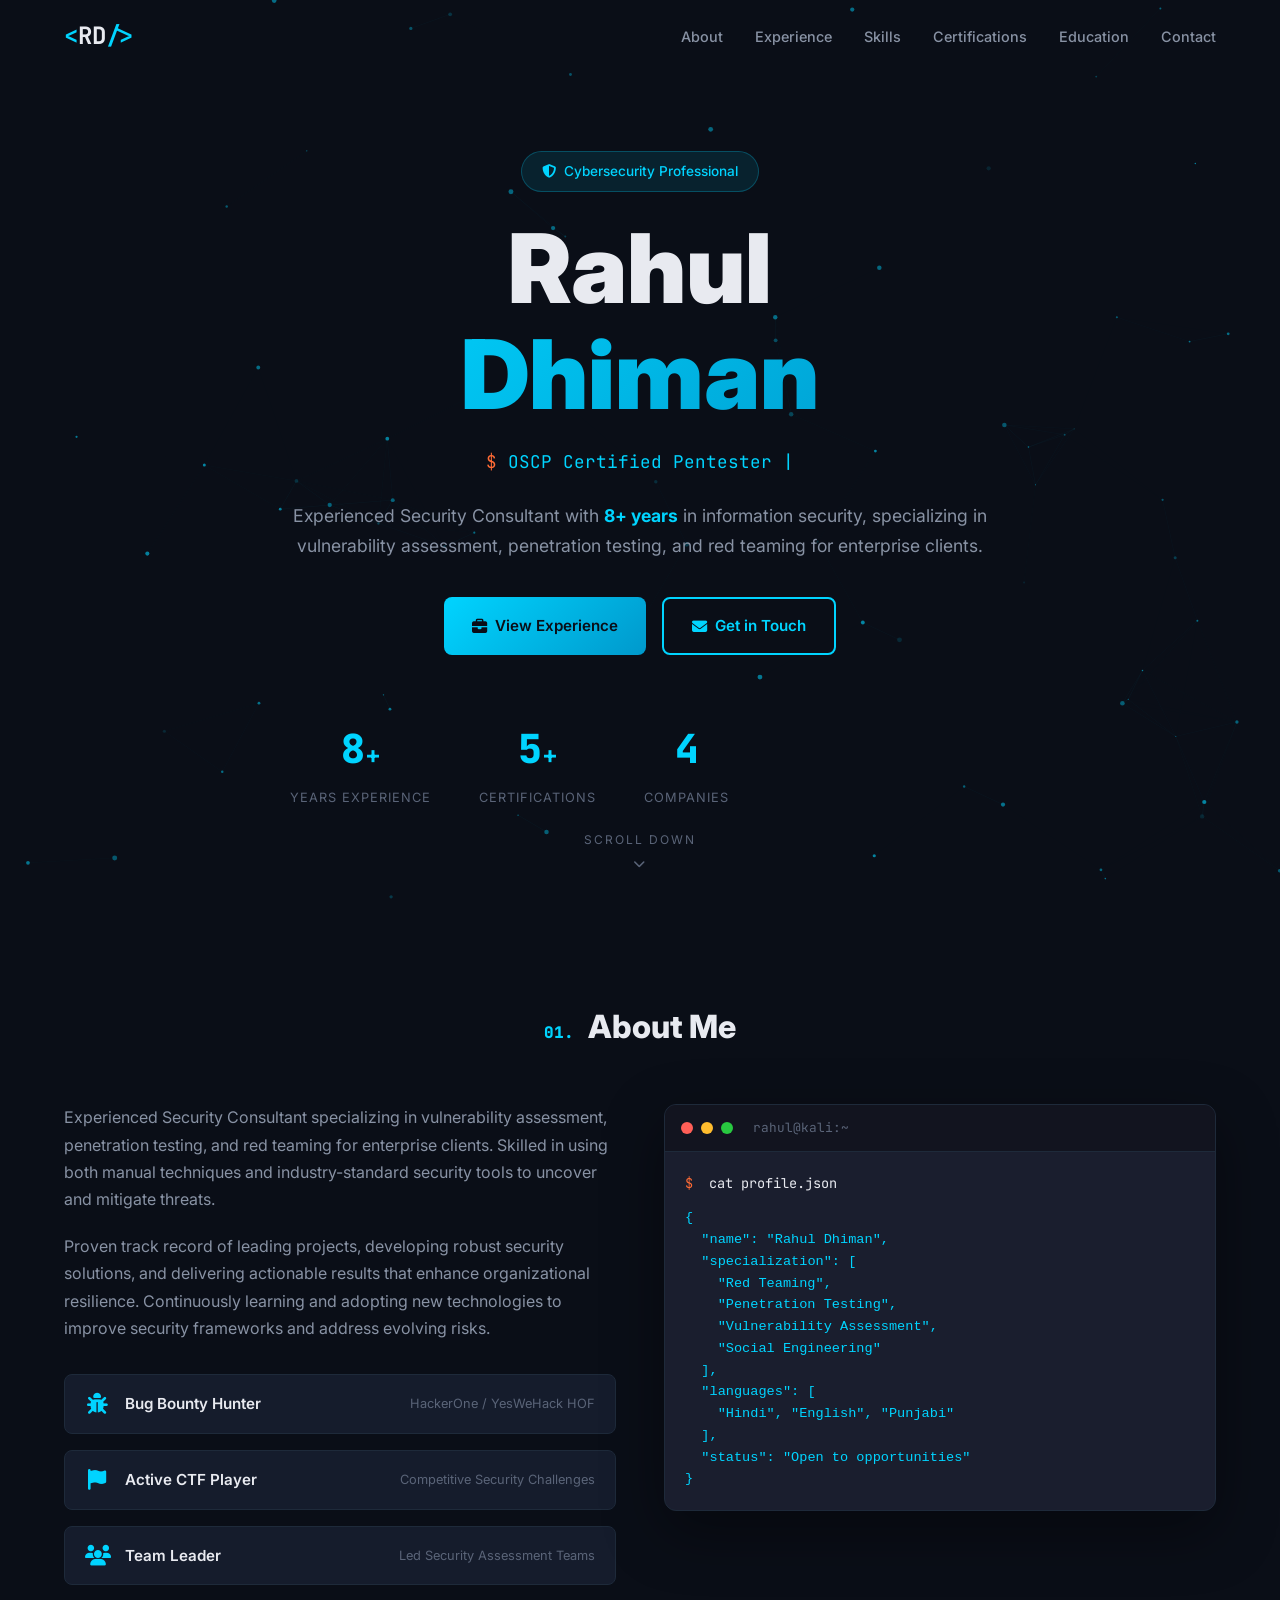
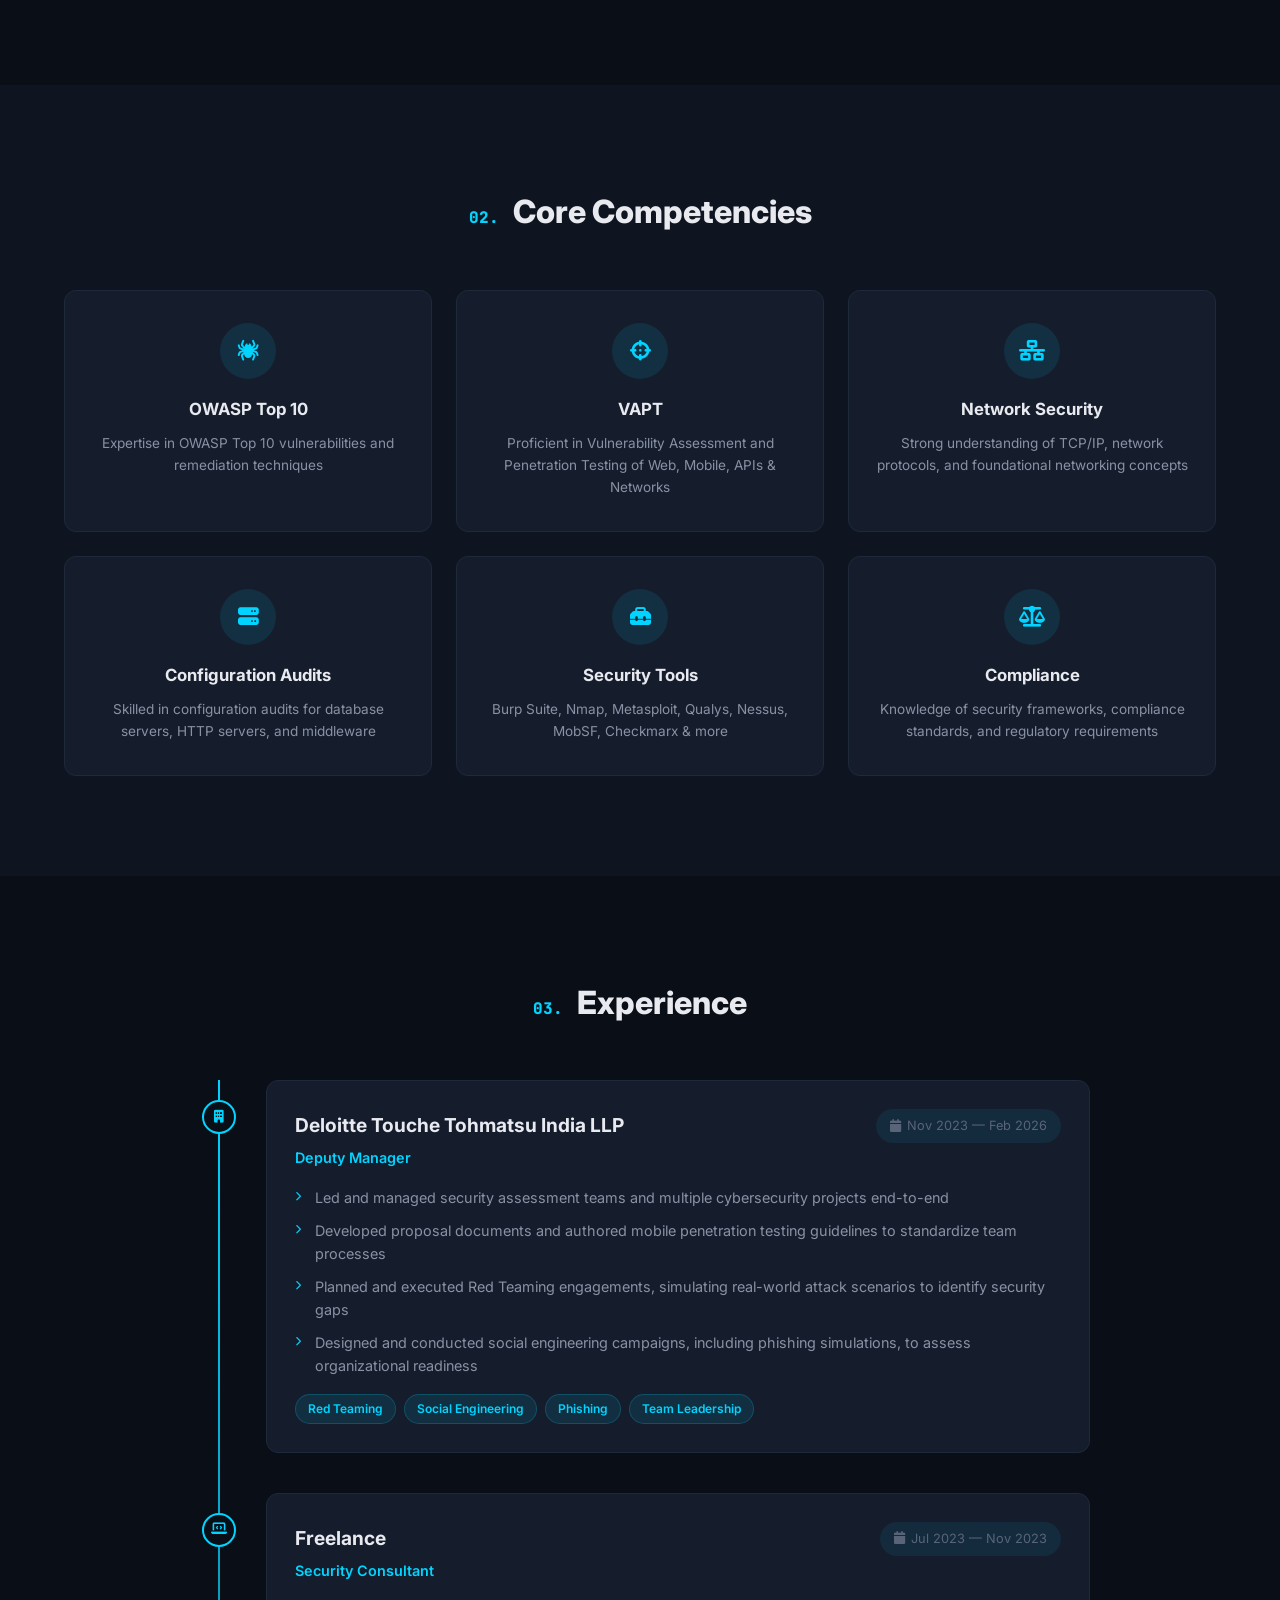
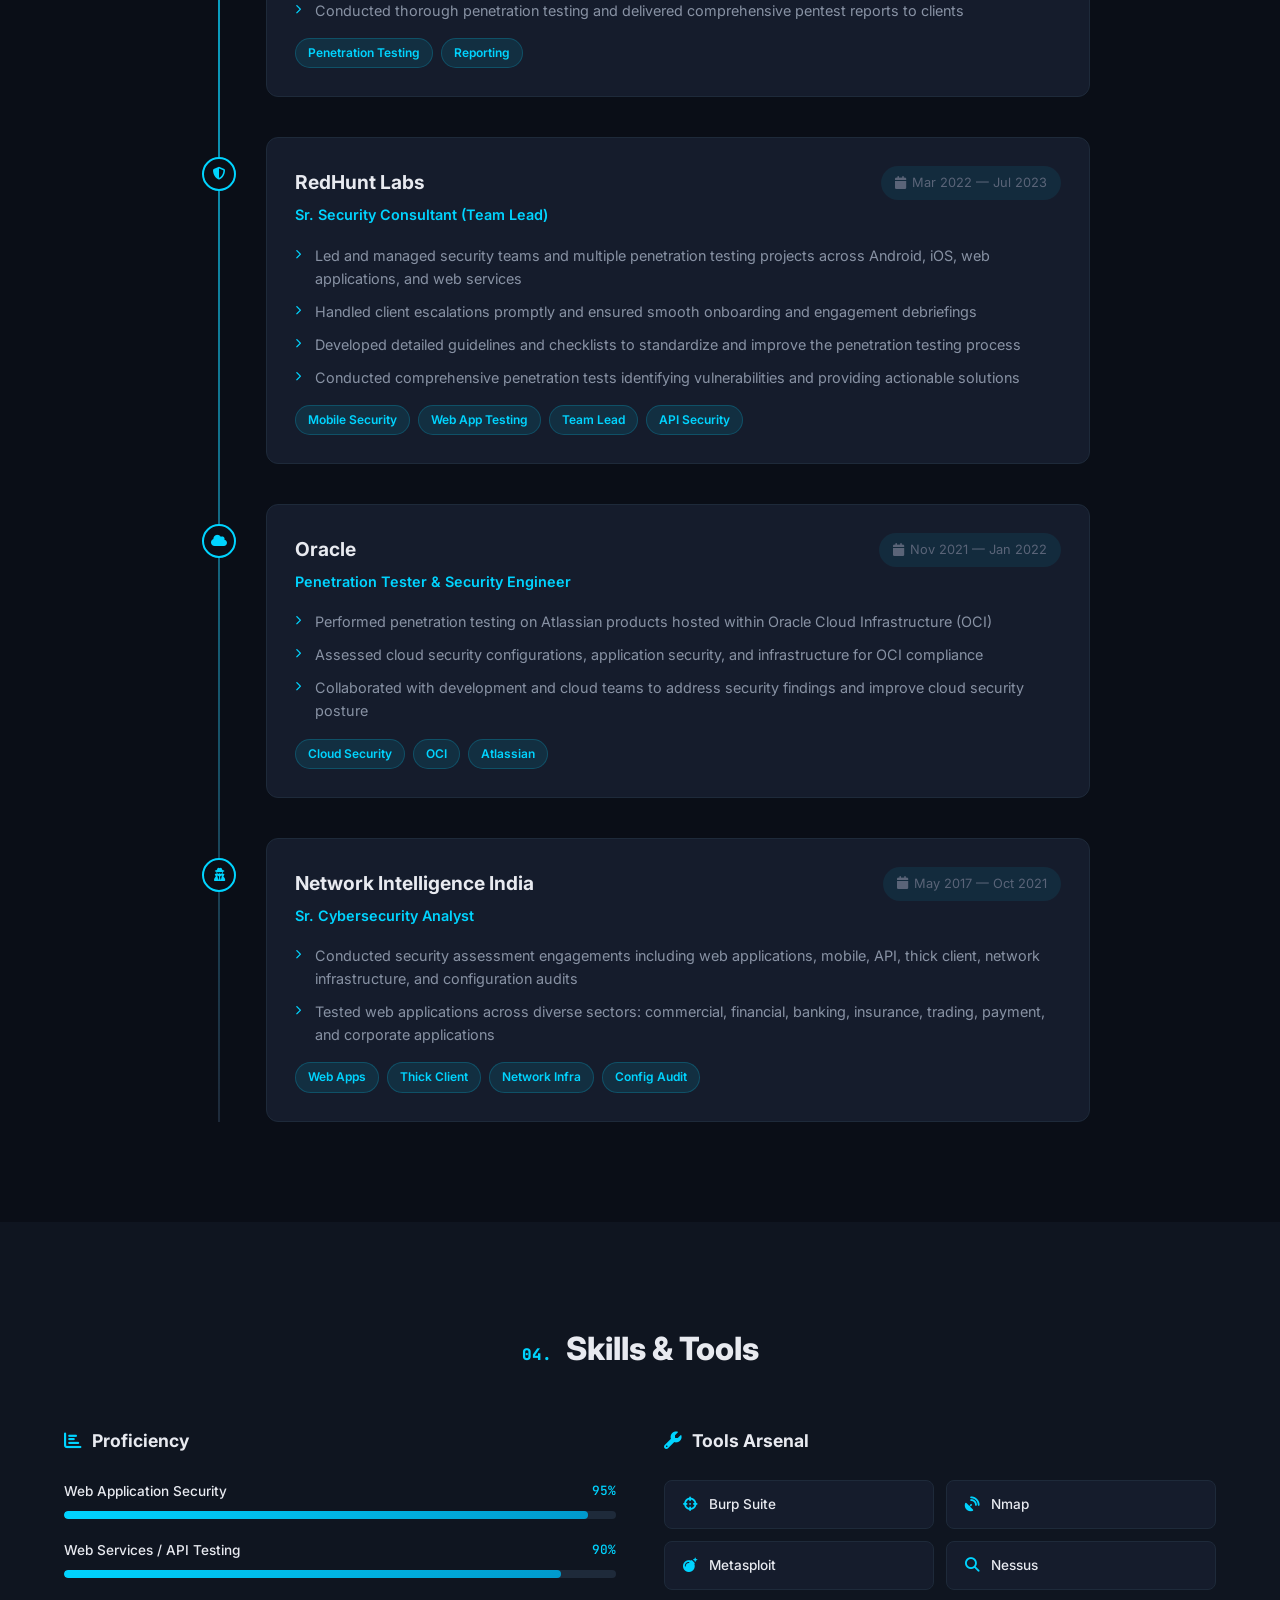
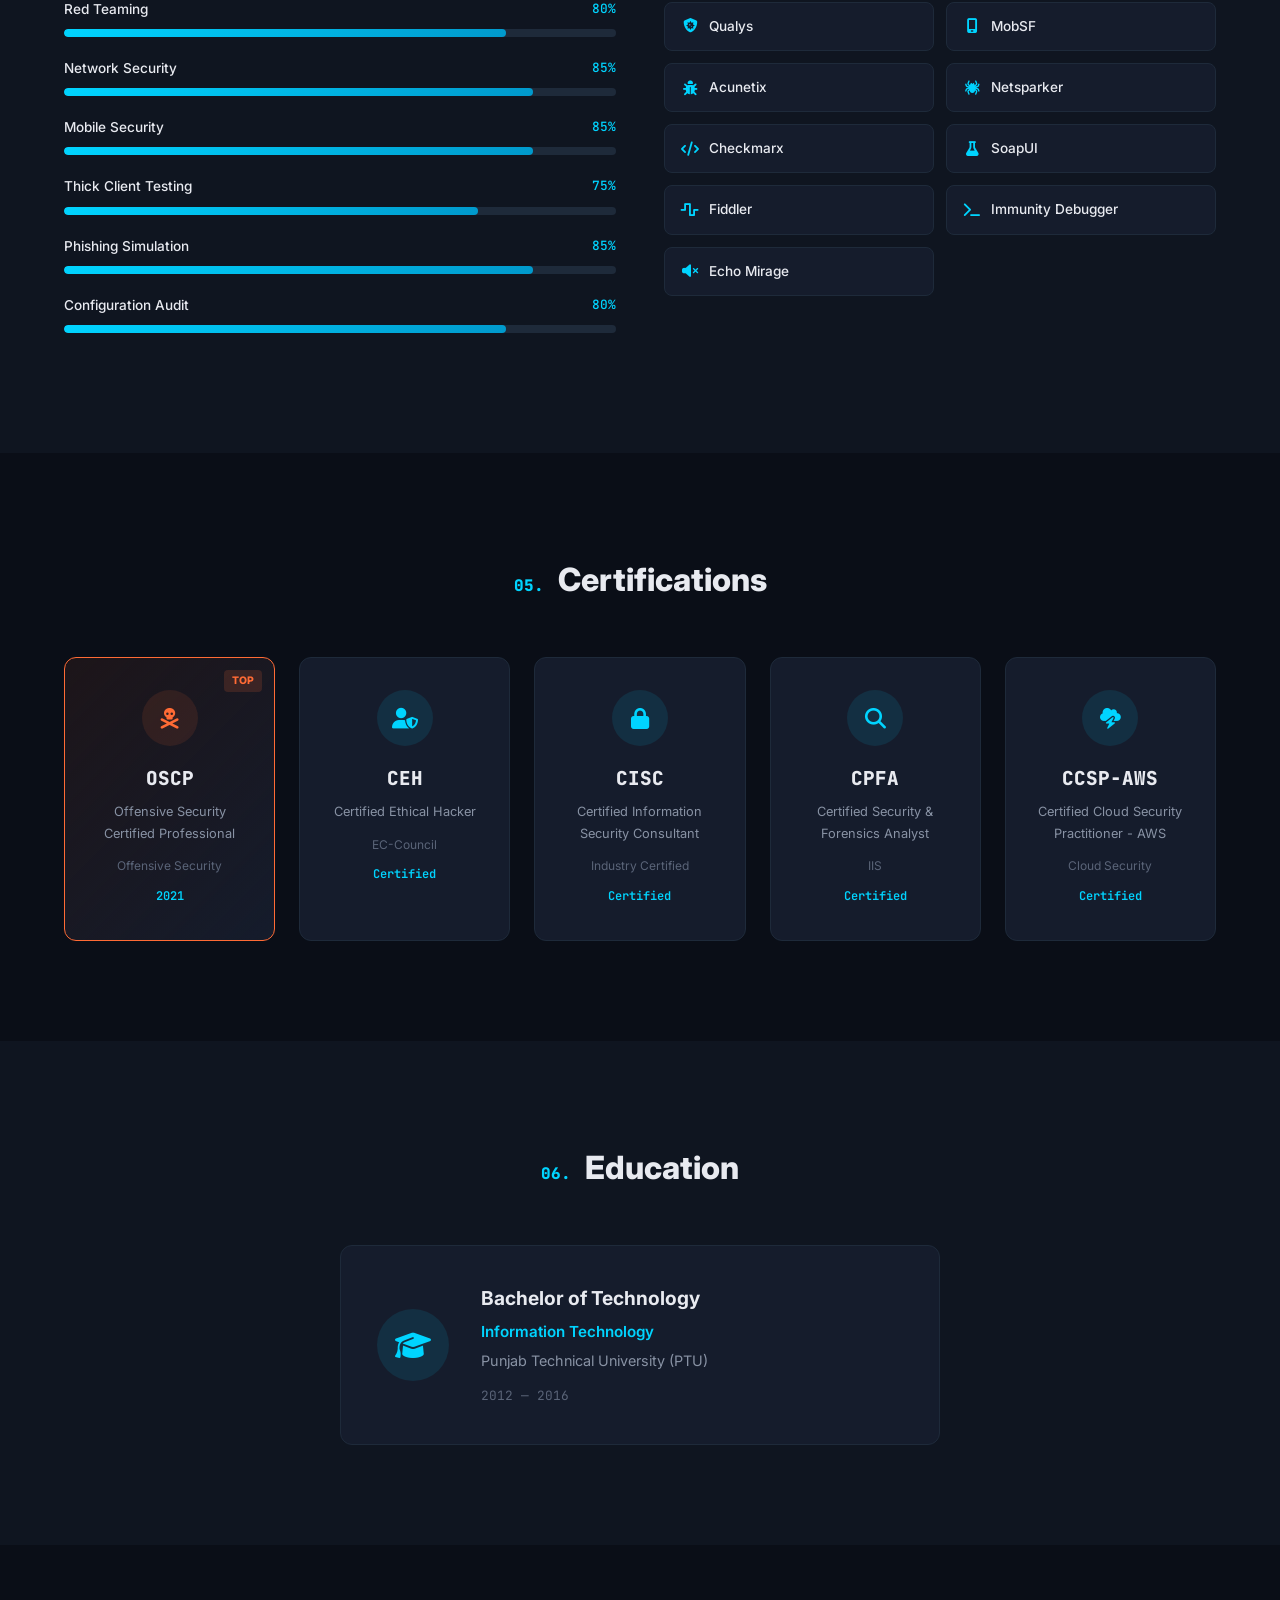
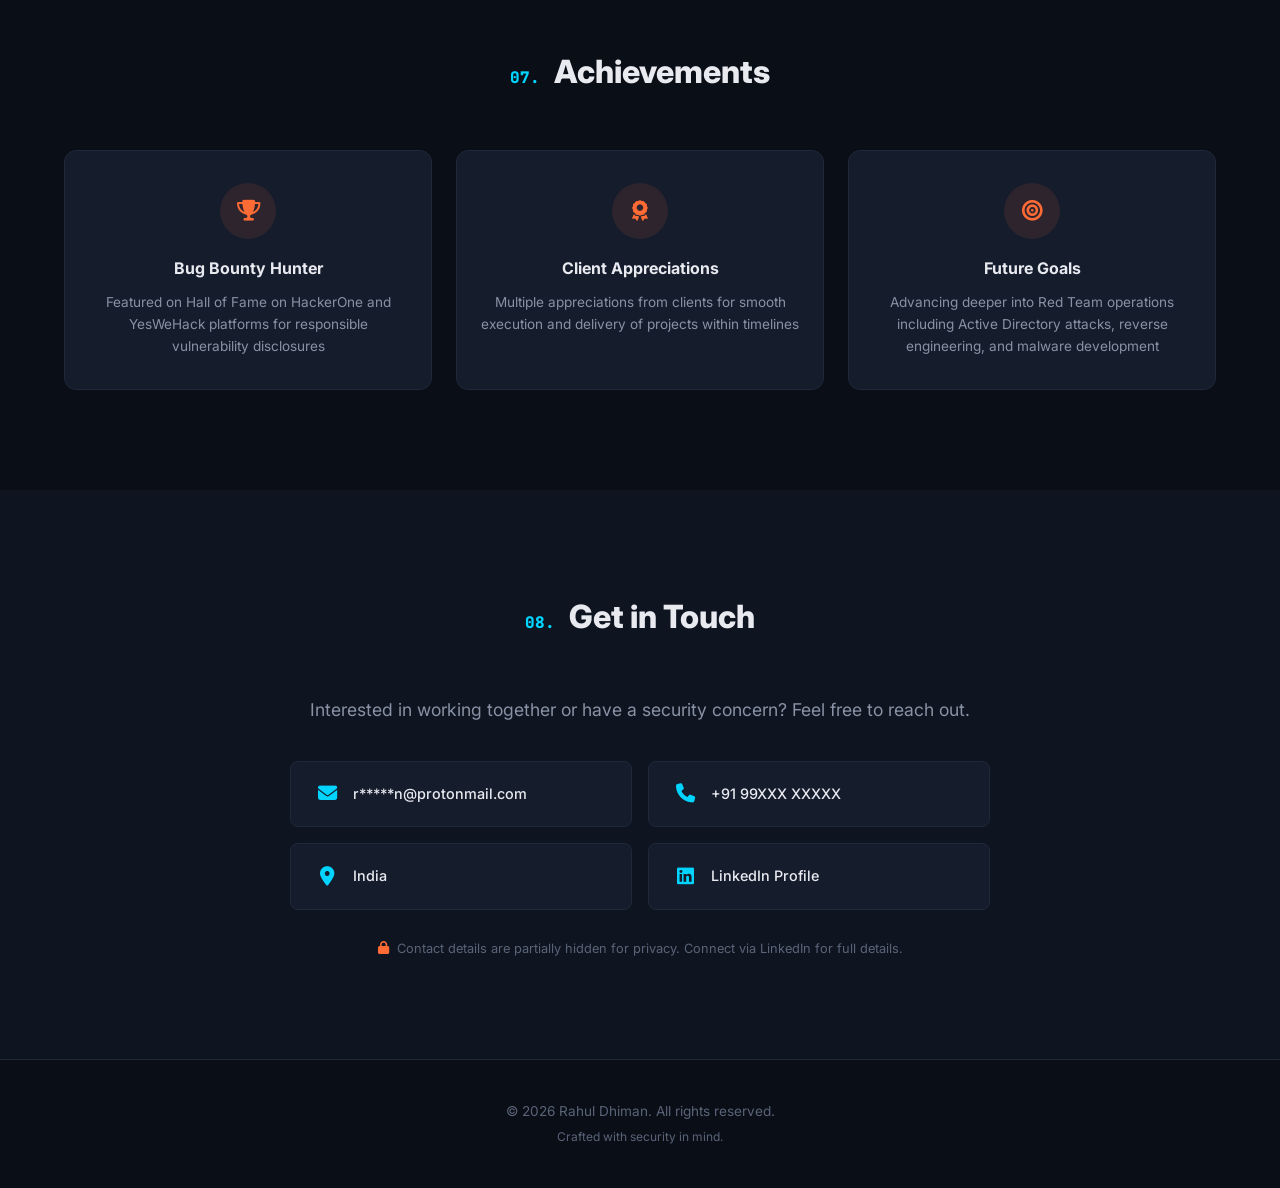
<file: index.html>
<!DOCTYPE html>
<html lang="en">
<head>
    <meta charset="UTF-8">
    <meta name="viewport" content="width=device-width, initial-scale=1.0">
    <title>Rahul Dhiman | Cybersecurity Professional</title>
    <link rel="preconnect" href="https://fonts.googleapis.com">
    <link href="https://fonts.googleapis.com/css2?family=Inter:wght@300;400;500;600;700;800;900&family=JetBrains+Mono:wght@400;500;700&display=swap" rel="stylesheet">
    <link rel="stylesheet" href="https://cdnjs.cloudflare.com/ajax/libs/font-awesome/6.5.1/css/all.min.css">
    <link rel="stylesheet" href="styles.css">
</head>
<body>
    <canvas id="particles"></canvas>
    <nav class="navbar" id="navbar">
        <div class="nav-container">
            <a href="#hero" class="nav-logo">
                <span class="logo-bracket">&lt;</span>RD<span class="logo-bracket">/&gt;</span>
            </a>
            <ul class="nav-links" id="navLinks">
                <li><a href="#about">About</a></li>
                <li><a href="#experience">Experience</a></li>
                <li><a href="#skills">Skills</a></li>
                <li><a href="#certifications">Certifications</a></li>
                <li><a href="#education">Education</a></li>
                <li><a href="#contact">Contact</a></li>
            </ul>
            <button class="nav-toggle" id="navToggle" aria-label="Toggle menu">
                <span></span><span></span><span></span>
            </button>
        </div>
    </nav>
    <section class="hero" id="hero">
        <div class="hero-content">
            <div class="hero-badge"><i class="fas fa-shield-halved"></i> Cybersecurity Professional</div>
            <h1 class="hero-name">
                <span class="line">Rahul</span>
                <span class="line accent">Dhiman</span>
            </h1>
            <div class="hero-typewriter">
                <span class="typewriter-prefix">$ </span>
                <span class="typewriter-text" id="typewriter"></span>
                <span class="typewriter-cursor">|</span>
            </div>
            <p class="hero-summary">Experienced Security Consultant with <strong>8+ years</strong> in information security, specializing in vulnerability assessment, penetration testing, and red teaming for enterprise clients.</p>
            <div class="hero-actions">
                <a href="#experience" class="btn btn-primary"><i class="fas fa-briefcase"></i> View Experience</a>
                <a href="#contact" class="btn btn-outline"><i class="fas fa-envelope"></i> Get in Touch</a>
            </div>
            <div class="hero-stats">
                <div class="stat">
                    <span class="stat-number" data-count="8">0</span><span class="stat-plus">+</span>
                    <span class="stat-label">Years Experience</span>
                </div>
                <div class="stat">
                    <span class="stat-number" data-count="5">0</span><span class="stat-plus">+</span>
                    <span class="stat-label">Certifications</span>
                </div>
                <div class="stat">
                    <span class="stat-number" data-count="4">0</span>
                    <span class="stat-label">Companies</span>
                </div>
            </div>
        </div>
        <div class="scroll-indicator"><span>Scroll Down</span><i class="fas fa-chevron-down"></i></div>
    </section>
    <section class="section" id="about">
        <div class="container">
            <h2 class="section-title"><span class="section-number">01.</span> About Me</h2>
            <div class="about-grid">
                <div class="about-text">
                    <p>Experienced Security Consultant specializing in vulnerability assessment, penetration testing, and red teaming for enterprise clients. Skilled in using both manual techniques and industry-standard security tools to uncover and mitigate threats.</p>
                    <p>Proven track record of leading projects, developing robust security solutions, and delivering actionable results that enhance organizational resilience. Continuously learning and adopting new technologies to improve security frameworks and address evolving risks.</p>
                    <div class="about-highlights">
                        <a href="https://yeswehack.com/hunters/xbughunter" target="_blank" rel="noopener noreferrer" class="highlight"><i class="fas fa-bug"></i><span>Bug Bounty Hunter</span><small>HackerOne / YesWeHack HOF</small></a>
                        <div class="highlight"><i class="fas fa-flag"></i><span>Active CTF Player</span><small>Competitive Security Challenges</small></div>
                        <div class="highlight"><i class="fas fa-users"></i><span>Team Leader</span><small>Led Security Assessment Teams</small></div>
                    </div>
                </div>
                <div class="about-card">
                    <div class="terminal-window">
                        <div class="terminal-header">
                            <span class="terminal-dot red"></span>
                            <span class="terminal-dot yellow"></span>
                            <span class="terminal-dot green"></span>
                            <span class="terminal-title">rahul@kali:~</span>
                        </div>
                        <div class="terminal-body">
                            <div class="terminal-line"><span class="prompt">$</span> cat profile.json</div>
                            <div class="terminal-output"><pre>{
  "name": "Rahul Dhiman",
  "specialization": [
    "Red Teaming",
    "Penetration Testing",
    "Vulnerability Assessment",
    "Social Engineering"
  ],
  "languages": [
    "Hindi", "English", "Punjabi"
  ],
  "status": "Open to opportunities"
}</pre></div>
                        </div>
                    </div>
                </div>
            </div>
        </div>
    </section>
    <section class="section section-dark" id="competencies">
        <div class="container">
            <h2 class="section-title"><span class="section-number">02.</span> Core Competencies</h2>
            <div class="competencies-grid">
                <div class="competency-card" data-aos><div class="competency-icon"><i class="fas fa-spider"></i></div><h3>OWASP Top 10</h3><p>Expertise in OWASP Top 10 vulnerabilities and remediation techniques</p></div>
                <div class="competency-card" data-aos><div class="competency-icon"><i class="fas fa-crosshairs"></i></div><h3>VAPT</h3><p>Proficient in Vulnerability Assessment and Penetration Testing of Web, Mobile, APIs &amp; Networks</p></div>
                <div class="competency-card" data-aos><div class="competency-icon"><i class="fas fa-network-wired"></i></div><h3>Network Security</h3><p>Strong understanding of TCP/IP, network protocols, and foundational networking concepts</p></div>
                <div class="competency-card" data-aos><div class="competency-icon"><i class="fas fa-server"></i></div><h3>Configuration Audits</h3><p>Skilled in configuration audits for database servers, HTTP servers, and middleware</p></div>
                <div class="competency-card" data-aos><div class="competency-icon"><i class="fas fa-toolbox"></i></div><h3>Security Tools</h3><p>Burp Suite, Nmap, Metasploit, Qualys, Nessus, MobSF, Checkmarx &amp; more</p></div>
                <div class="competency-card" data-aos><div class="competency-icon"><i class="fas fa-scale-balanced"></i></div><h3>Compliance</h3><p>Knowledge of security frameworks, compliance standards, and regulatory requirements</p></div>
            </div>
        </div>
    </section>
    <section class="section" id="experience">
        <div class="container">
            <h2 class="section-title"><span class="section-number">03.</span> Experience</h2>
            <div class="timeline">
                <div class="timeline-item" data-aos>
                    <div class="timeline-marker"><i class="fas fa-building"></i></div>
                    <div class="timeline-content">
                        <div class="timeline-header">
                            <div><h3 class="timeline-company">Deloitte Touche Tohmatsu India LLP</h3><span class="timeline-role">Deputy Manager</span></div>
                            <span class="timeline-date"><i class="fas fa-calendar"></i> Nov 2023 &mdash; Feb 2026</span>
                        </div>
                        <ul class="timeline-details">
                            <li>Led and managed security assessment teams and multiple cybersecurity projects end-to-end</li>
                            <li>Developed proposal documents and authored mobile penetration testing guidelines to standardize team processes</li>
                            <li>Planned and executed Red Teaming engagements, simulating real-world attack scenarios to identify security gaps</li>
                            <li>Designed and conducted social engineering campaigns, including phishing simulations, to assess organizational readiness</li>
                        </ul>
                        <div class="timeline-tags"><span class="tag">Red Teaming</span><span class="tag">Social Engineering</span><span class="tag">Phishing</span><span class="tag">Team Leadership</span></div>
                    </div>
                </div>
                <div class="timeline-item" data-aos>
                    <div class="timeline-marker"><i class="fas fa-laptop-code"></i></div>
                    <div class="timeline-content">
                        <div class="timeline-header">
                            <div><h3 class="timeline-company">Freelance</h3><span class="timeline-role">Security Consultant</span></div>
                            <span class="timeline-date"><i class="fas fa-calendar"></i> Jul 2023 &mdash; Nov 2023</span>
                        </div>
                        <ul class="timeline-details">
                            <li>Conducted thorough penetration testing and delivered comprehensive pentest reports to clients</li>
                        </ul>
                        <div class="timeline-tags"><span class="tag">Penetration Testing</span><span class="tag">Reporting</span></div>
                    </div>
                </div>
                <div class="timeline-item" data-aos>
                    <div class="timeline-marker"><i class="fas fa-shield-halved"></i></div>
                    <div class="timeline-content">
                        <div class="timeline-header">
                            <div><h3 class="timeline-company">RedHunt Labs</h3><span class="timeline-role">Sr. Security Consultant (Team Lead)</span></div>
                            <span class="timeline-date"><i class="fas fa-calendar"></i> Mar 2022 &mdash; Jul 2023</span>
                        </div>
                        <ul class="timeline-details">
                            <li>Led and managed security teams and multiple penetration testing projects across Android, iOS, web applications, and web services</li>
                            <li>Handled client escalations promptly and ensured smooth onboarding and engagement debriefings</li>
                            <li>Developed detailed guidelines and checklists to standardize and improve the penetration testing process</li>
                            <li>Conducted comprehensive penetration tests identifying vulnerabilities and providing actionable solutions</li>
                        </ul>
                        <div class="timeline-tags"><span class="tag">Mobile Security</span><span class="tag">Web App Testing</span><span class="tag">Team Lead</span><span class="tag">API Security</span></div>
                    </div>
                </div>
                <div class="timeline-item" data-aos>
                    <div class="timeline-marker"><i class="fas fa-cloud"></i></div>
                    <div class="timeline-content">
                        <div class="timeline-header">
                            <div><h3 class="timeline-company">Oracle</h3><span class="timeline-role">Penetration Tester &amp; Security Engineer</span></div>
                            <span class="timeline-date"><i class="fas fa-calendar"></i> Nov 2021 &mdash; Jan 2022</span>
                        </div>
                        <ul class="timeline-details">
                            <li>Performed penetration testing on Atlassian products hosted within Oracle Cloud Infrastructure (OCI)</li>
                            <li>Assessed cloud security configurations, application security, and infrastructure for OCI compliance</li>
                            <li>Collaborated with development and cloud teams to address security findings and improve cloud security posture</li>
                        </ul>
                        <div class="timeline-tags"><span class="tag">Cloud Security</span><span class="tag">OCI</span><span class="tag">Atlassian</span></div>
                    </div>
                </div>
                <div class="timeline-item" data-aos>
                    <div class="timeline-marker"><i class="fas fa-user-secret"></i></div>
                    <div class="timeline-content">
                        <div class="timeline-header">
                            <div><h3 class="timeline-company">Network Intelligence India</h3><span class="timeline-role">Sr. Cybersecurity Analyst</span></div>
                            <span class="timeline-date"><i class="fas fa-calendar"></i> May 2017 &mdash; Oct 2021</span>
                        </div>
                        <ul class="timeline-details">
                            <li>Conducted security assessment engagements including web applications, mobile, API, thick client, network infrastructure, and configuration audits</li>
                            <li>Tested web applications across diverse sectors: commercial, financial, banking, insurance, trading, payment, and corporate applications</li>
                        </ul>
                        <div class="timeline-tags"><span class="tag">Web Apps</span><span class="tag">Thick Client</span><span class="tag">Network Infra</span><span class="tag">Config Audit</span></div>
                    </div>
                </div>
            </div>
        </div>
    </section>
    <section class="section section-dark" id="skills">
        <div class="container">
            <h2 class="section-title"><span class="section-number">04.</span> Skills &amp; Tools</h2>
            <div class="skills-layout">
                <div class="skills-bars">
                    <h3 class="skills-subtitle"><i class="fas fa-chart-bar"></i> Proficiency</h3>
                    <div class="skill-bar" data-aos><div class="skill-info"><span>Web Application Security</span><span>95%</span></div><div class="skill-progress"><div class="skill-fill" data-width="95"></div></div></div>
                    <div class="skill-bar" data-aos><div class="skill-info"><span>Web Services / API Testing</span><span>90%</span></div><div class="skill-progress"><div class="skill-fill" data-width="90"></div></div></div>
                    <div class="skill-bar" data-aos><div class="skill-info"><span>Red Teaming</span><span>80%</span></div><div class="skill-progress"><div class="skill-fill" data-width="80"></div></div></div>
                    <div class="skill-bar" data-aos><div class="skill-info"><span>Network Security</span><span>85%</span></div><div class="skill-progress"><div class="skill-fill" data-width="85"></div></div></div>
                    <div class="skill-bar" data-aos><div class="skill-info"><span>Mobile Security</span><span>85%</span></div><div class="skill-progress"><div class="skill-fill" data-width="85"></div></div></div>
                    <div class="skill-bar" data-aos><div class="skill-info"><span>Thick Client Testing</span><span>75%</span></div><div class="skill-progress"><div class="skill-fill" data-width="75"></div></div></div>
                    <div class="skill-bar" data-aos><div class="skill-info"><span>Phishing Simulation</span><span>85%</span></div><div class="skill-progress"><div class="skill-fill" data-width="85"></div></div></div>
                    <div class="skill-bar" data-aos><div class="skill-info"><span>Configuration Audit</span><span>80%</span></div><div class="skill-progress"><div class="skill-fill" data-width="80"></div></div></div>
                </div>
                <div class="tools-grid">
                    <h3 class="skills-subtitle"><i class="fas fa-wrench"></i> Tools Arsenal</h3>
                    <div class="tools-list">
                        <div class="tool-item"><i class="fas fa-crosshairs"></i> Burp Suite</div>
                        <div class="tool-item"><i class="fas fa-satellite-dish"></i> Nmap</div>
                        <div class="tool-item"><i class="fas fa-bomb"></i> Metasploit</div>
                        <div class="tool-item"><i class="fas fa-search"></i> Nessus</div>
                        <div class="tool-item"><i class="fas fa-shield-virus"></i> Qualys</div>
                        <div class="tool-item"><i class="fas fa-mobile-screen"></i> MobSF</div>
                        <div class="tool-item"><i class="fas fa-bug"></i> Acunetix</div>
                        <div class="tool-item"><i class="fas fa-spider"></i> Netsparker</div>
                        <div class="tool-item"><i class="fas fa-code"></i> Checkmarx</div>
                        <div class="tool-item"><i class="fas fa-flask"></i> SoapUI</div>
                        <div class="tool-item"><i class="fas fa-wave-square"></i> Fiddler</div>
                        <div class="tool-item"><i class="fas fa-terminal"></i> Immunity Debugger</div>
                        <div class="tool-item"><i class="fas fa-volume-xmark"></i> Echo Mirage</div>
                    </div>
                </div>
            </div>
        </div>
    </section>
    <section class="section" id="certifications">
        <div class="container">
            <h2 class="section-title"><span class="section-number">05.</span> Certifications</h2>
            <div class="certs-grid">
                <div class="cert-card featured" data-aos><div class="cert-icon"><i class="fas fa-skull-crossbones"></i></div><h3>OSCP</h3><p>Offensive Security Certified Professional</p><span class="cert-issuer">Offensive Security</span><span class="cert-year">2021</span></div>
                <div class="cert-card" data-aos><div class="cert-icon"><i class="fas fa-user-shield"></i></div><h3>CEH</h3><p>Certified Ethical Hacker</p><span class="cert-issuer">EC-Council</span><span class="cert-year">Certified</span></div>
                <div class="cert-card" data-aos><div class="cert-icon"><i class="fas fa-lock"></i></div><h3>CISC</h3><p>Certified Information Security Consultant</p><span class="cert-issuer">Industry Certified</span><span class="cert-year">Certified</span></div>
                <div class="cert-card" data-aos><div class="cert-icon"><i class="fas fa-magnifying-glass"></i></div><h3>CPFA</h3><p>Certified Security &amp; Forensics Analyst</p><span class="cert-issuer">IIS</span><span class="cert-year">Certified</span></div>
                <div class="cert-card" data-aos><div class="cert-icon"><i class="fas fa-cloud-bolt"></i></div><h3>CCSP-AWS</h3><p>Certified Cloud Security Practitioner - AWS</p><span class="cert-issuer">Cloud Security</span><span class="cert-year">Certified</span></div>
            </div>
        </div>
    </section>
    <section class="section section-dark" id="education">
        <div class="container">
            <h2 class="section-title"><span class="section-number">06.</span> Education</h2>
            <div class="education-card" data-aos>
                <div class="edu-icon"><i class="fas fa-graduation-cap"></i></div>
                <div class="edu-details">
                    <h3>Bachelor of Technology</h3>
                    <p class="edu-field">Information Technology</p>
                    <p class="edu-school">Punjab Technical University (PTU)</p>
                    <span class="edu-year">2012 &mdash; 2016</span>
                </div>
            </div>
        </div>
    </section>
    <section class="section" id="achievements">
        <div class="container">
            <h2 class="section-title"><span class="section-number">07.</span> Achievements</h2>
            <div class="achievements-grid">
                <div class="achievement-card" data-aos><div class="achievement-icon"><i class="fas fa-trophy"></i></div><h3>Bug Bounty Hunter</h3><p>Featured on Hall of Fame on HackerOne and YesWeHack platforms for responsible vulnerability disclosures</p></div>
                <div class="achievement-card" data-aos><div class="achievement-icon"><i class="fas fa-award"></i></div><h3>Client Appreciations</h3><p>Multiple appreciations from clients for smooth execution and delivery of projects within timelines</p></div>
                <div class="achievement-card" data-aos><div class="achievement-icon"><i class="fas fa-bullseye"></i></div><h3>Future Goals</h3><p>Advancing deeper into Red Team operations including Active Directory attacks, reverse engineering, and malware development</p></div>
            </div>
        </div>
    </section>
    <section class="section section-dark" id="contact">
        <div class="container">
            <h2 class="section-title"><span class="section-number">08.</span> Get in Touch</h2>
            <div class="contact-content">
                <p class="contact-text">Interested in working together or have a security concern? Feel free to reach out.</p>
                <div class="contact-cards">
                    <div class="contact-card"><i class="fas fa-envelope"></i><span>r*****n@protonmail.com</span></div>
                    <div class="contact-card"><i class="fas fa-phone"></i><span>+91 99XXX XXXXX</span></div>
                    <div class="contact-card"><i class="fas fa-location-dot"></i><span>India</span></div>
                    <a href="https://www.linkedin.com/in/rahuldhiman" target="_blank" rel="noopener noreferrer" class="contact-card"><i class="fab fa-linkedin"></i><span>LinkedIn Profile</span></a>
                </div>
                <p class="contact-note"><i class="fas fa-lock"></i> Contact details are partially hidden for privacy. Connect via LinkedIn for full details.</p>
            </div>
        </div>
    </section>
    <footer class="footer">
        <div class="container">
            <p>&copy; 2026 Rahul Dhiman. All rights reserved.</p>
            <p class="footer-sub">Crafted with security in mind.</p>
        </div>
    </footer>
    <script src="script.js"></script>
</body>
</html>
</file>
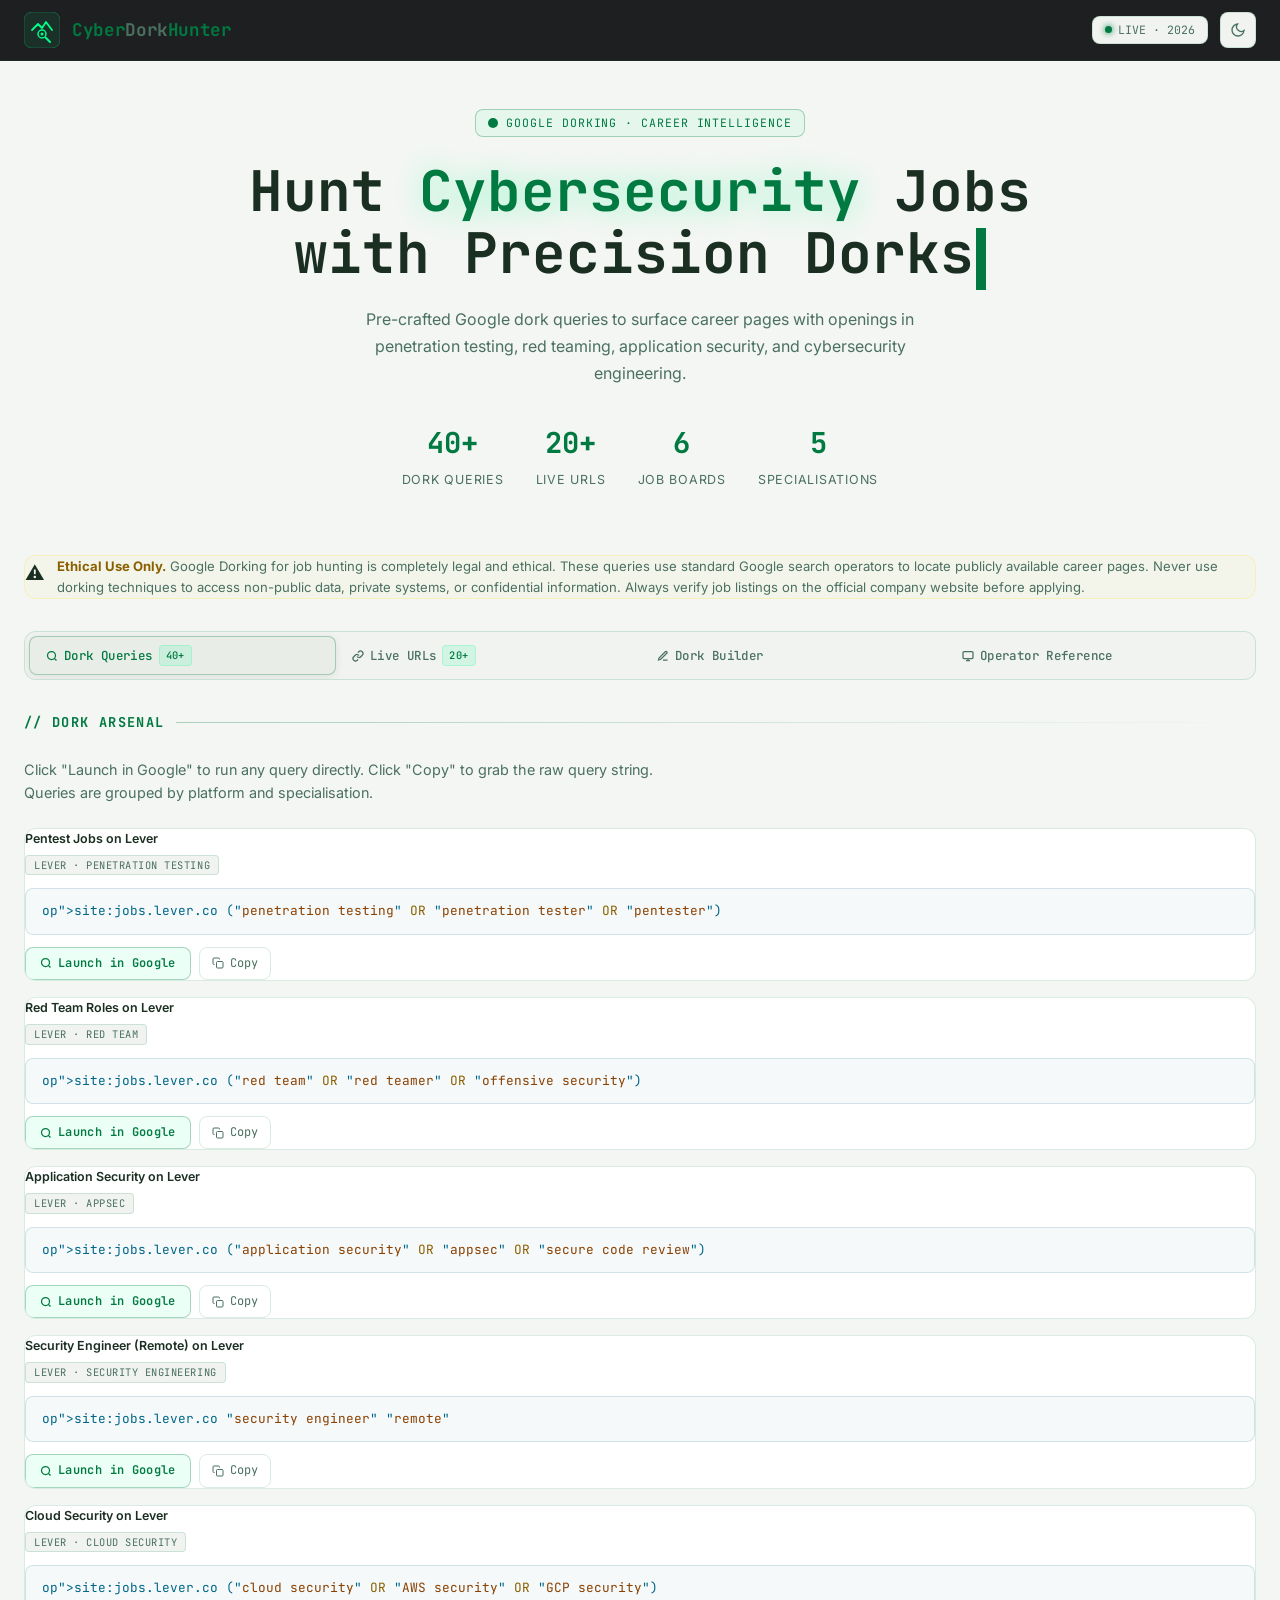
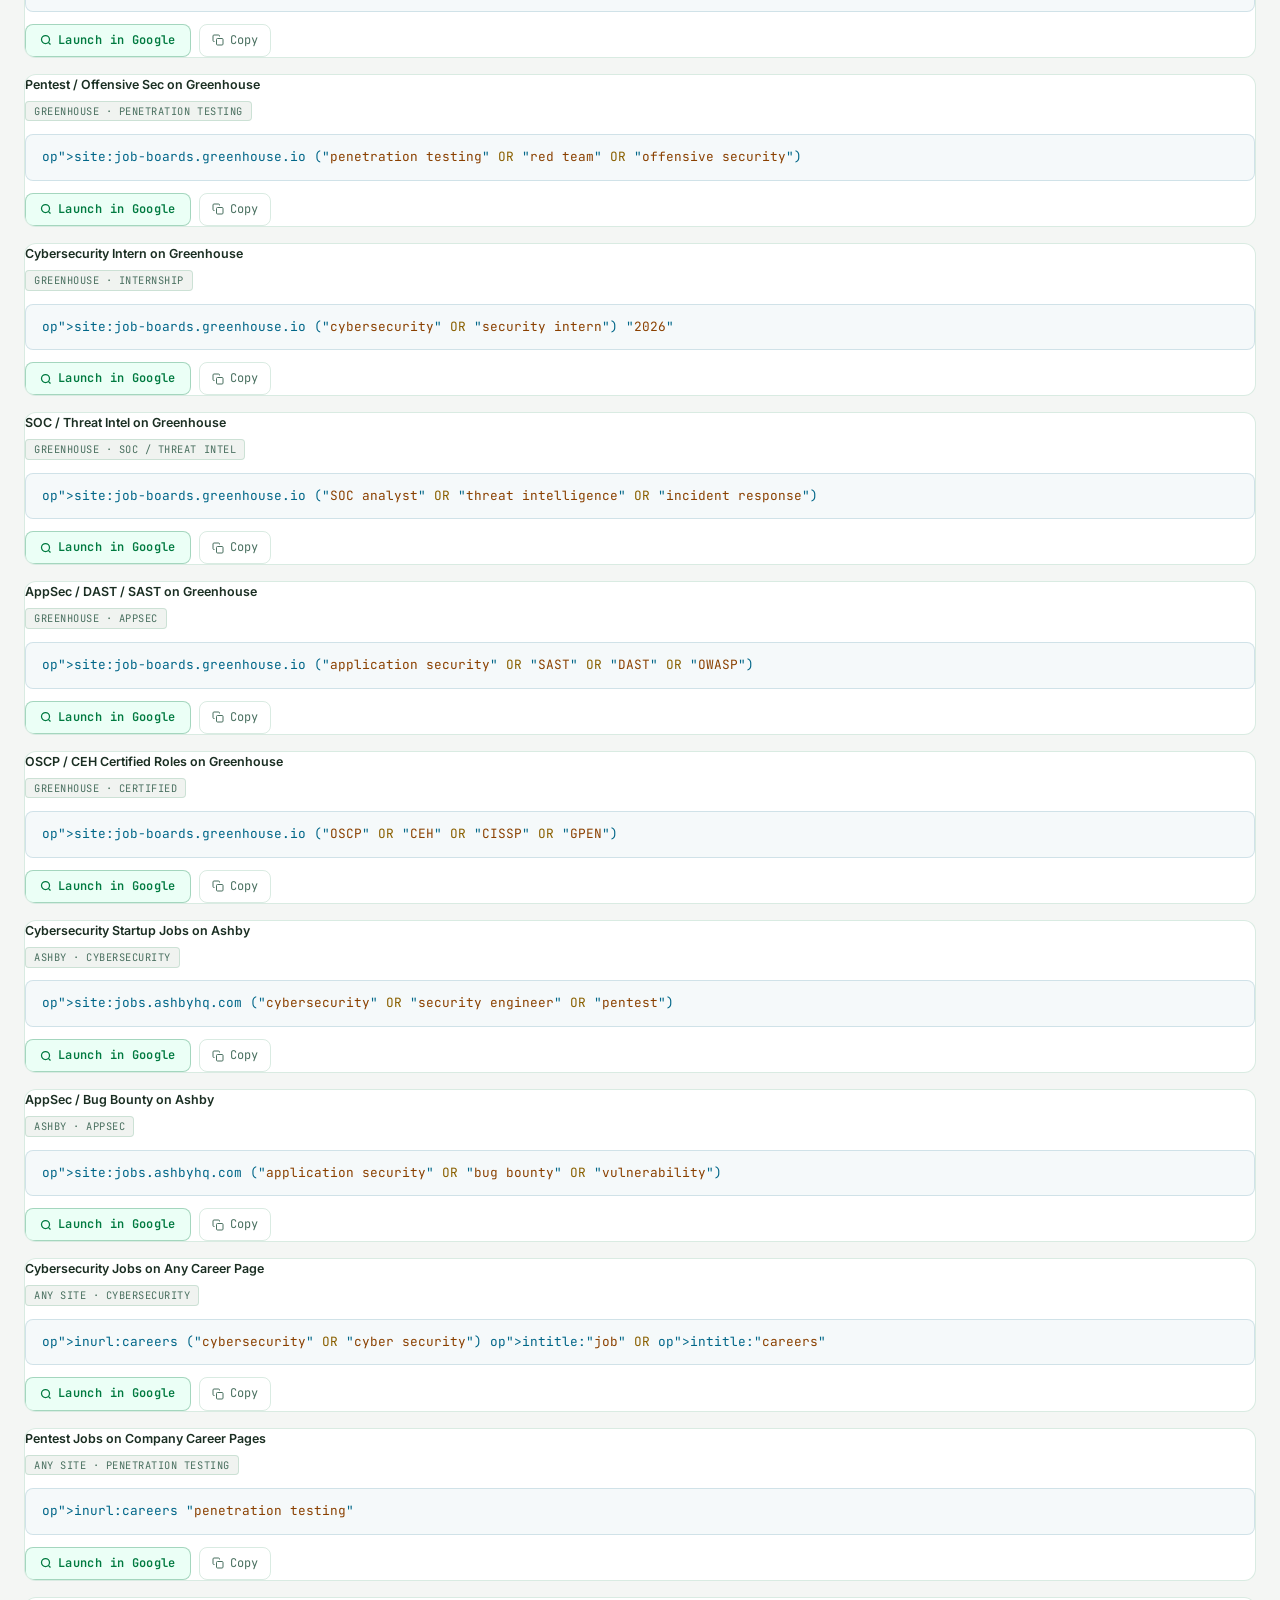
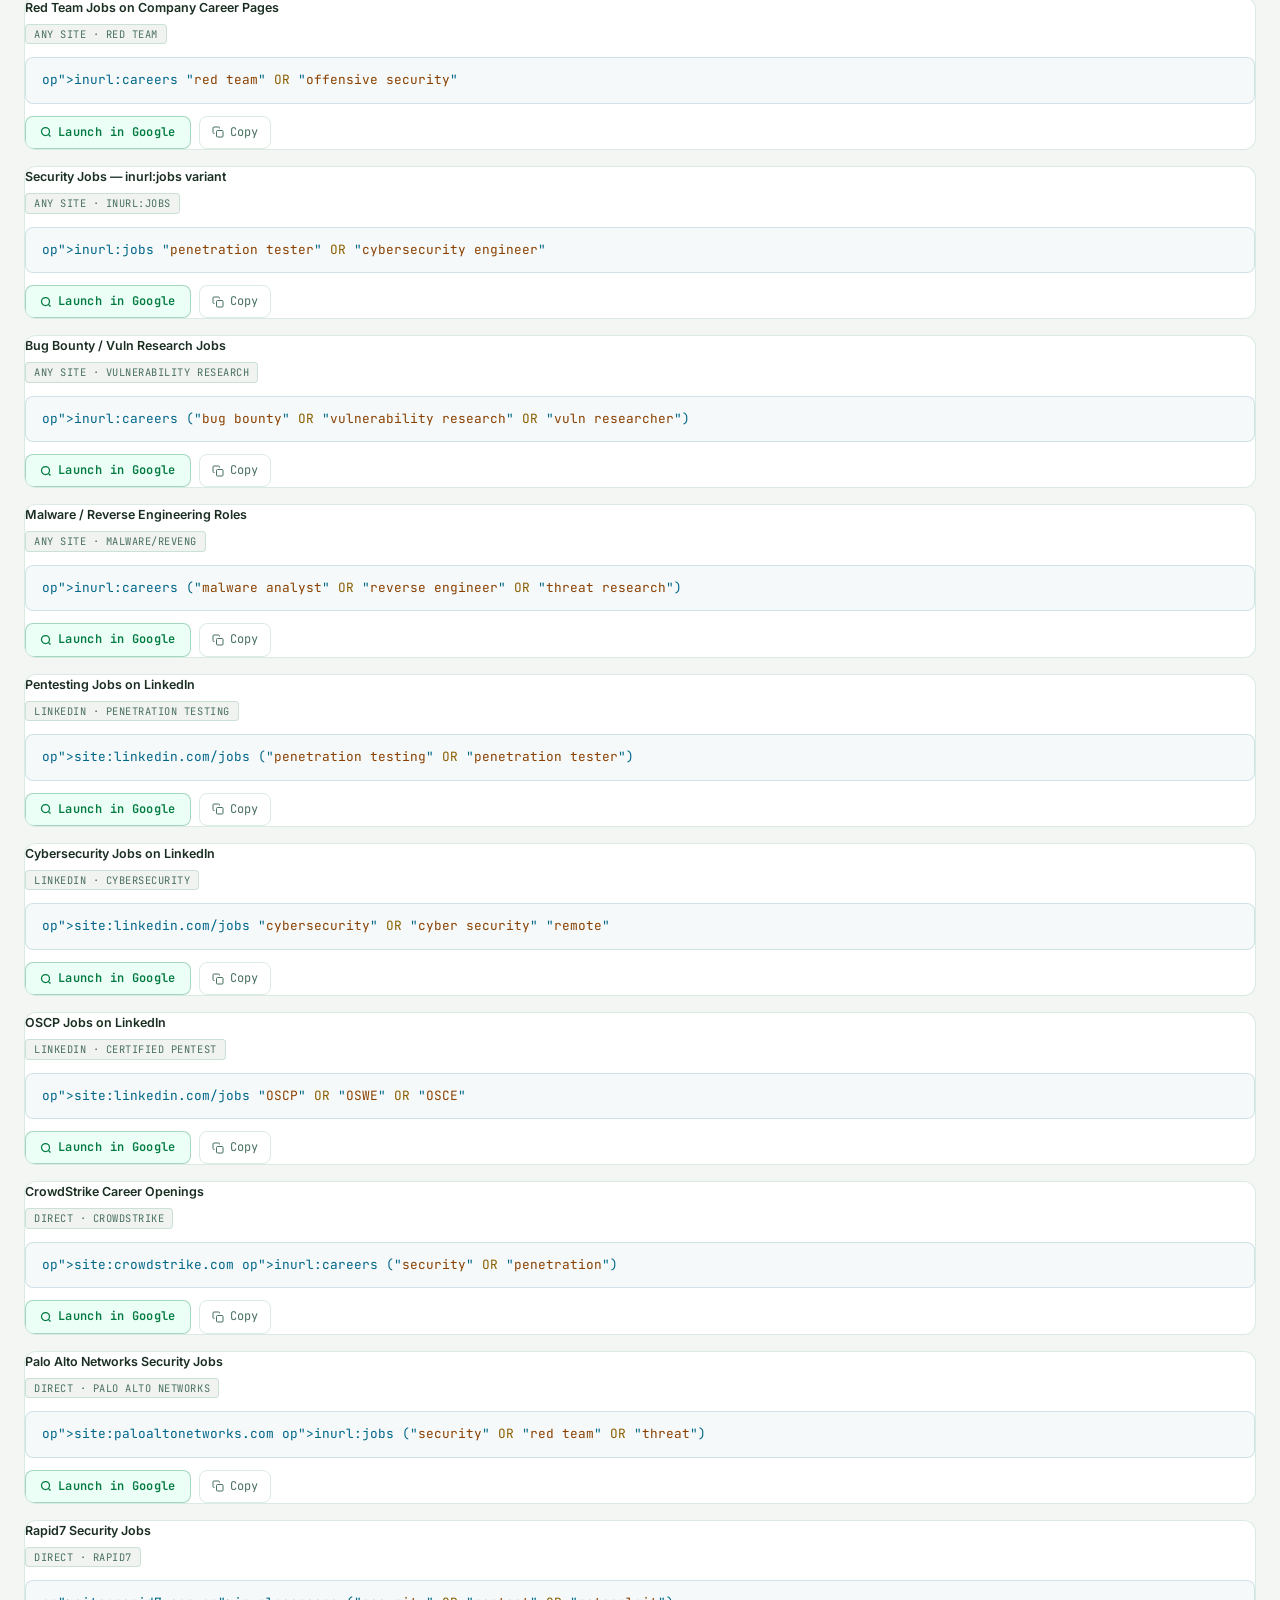
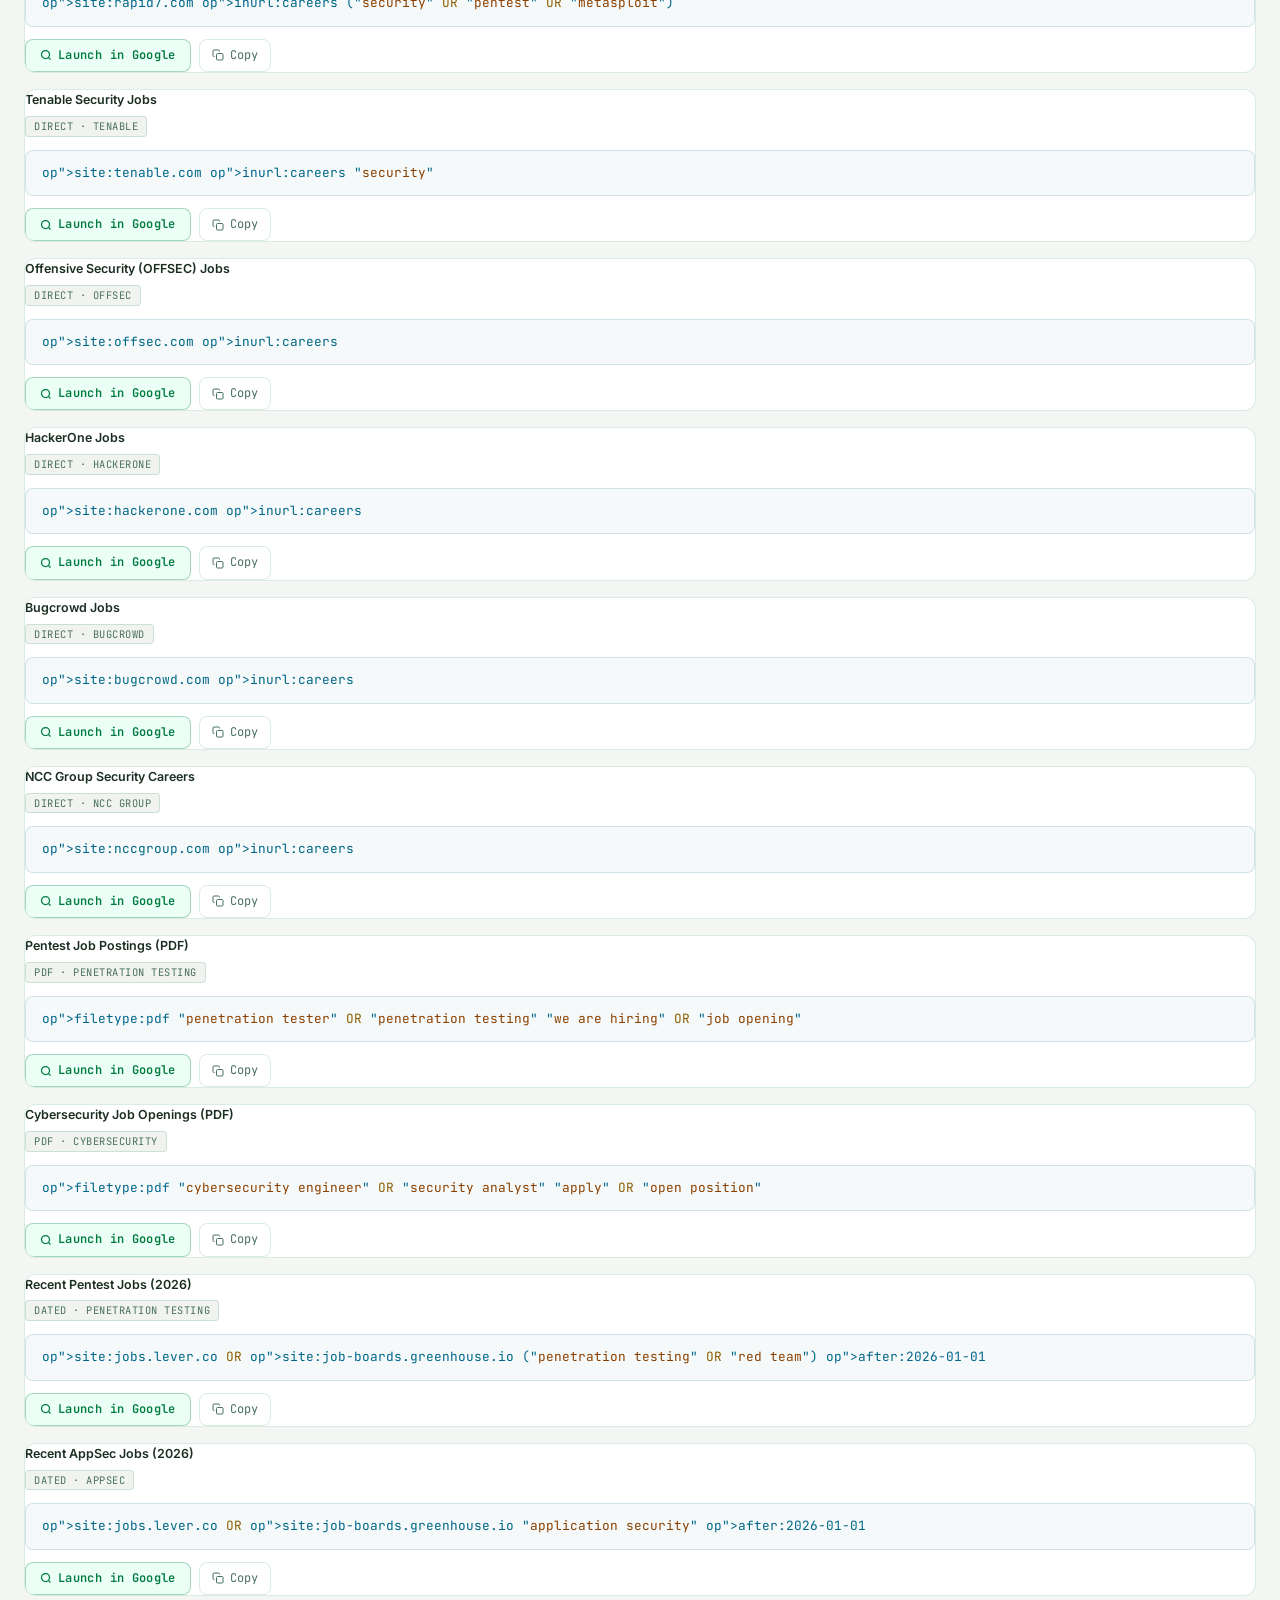
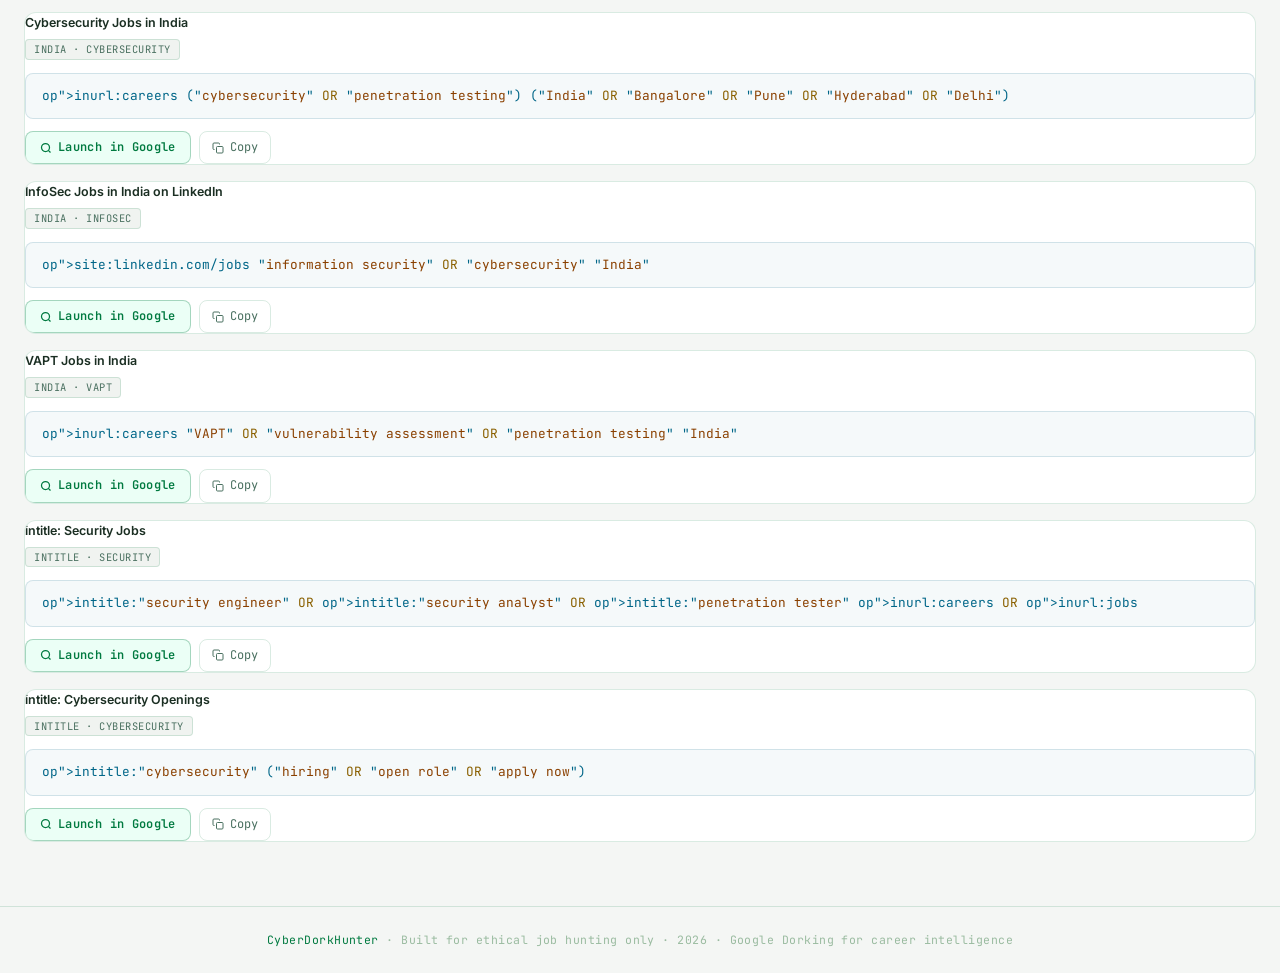
<file: Github/cyber-dork-hunter.html>
<!DOCTYPE html>
<html lang="en" data-theme="dark">
<head>
<meta charset="UTF-8">
<meta name="viewport" content="width=device-width, initial-scale=1.0">
<title>Cyber Dork Hunter</title>
<link rel="preconnect" href="https://fonts.googleapis.com">
<link rel="preconnect" href="https://fonts.gstatic.com" crossorigin>
<link href="https://fonts.googleapis.com/css2?family=JetBrains+Mono:wght@300;400;500;700&family=Inter:wght@300;400;500;600;700&display=swap" rel="stylesheet">
<style>
*,*::before,*::after{box-sizing:border-box;margin:0;padding:0}
:root{
  --bg:#0a0d0f;
  --surface:#0f1316;
  --surface-2:#141a1e;
  --surface-3:#1c2429;
  --border:rgba(0,255,136,0.10);
  --border-strong:rgba(0,255,136,0.22);
  --text:#d4e8dc;
  --text-muted:#6a8a74;
  --text-faint:#3a5045;
  --green:#00ff88;
  --green-dim:#00cc6a;
  --green-dark:#003d1f;
  --cyan:#00e5ff;
  --red:#ff4560;
  --yellow:#ffd600;
  --orange:#ff9f1c;
  --radius-sm:4px;
  --radius-md:8px;
  --radius-lg:12px;
  --font-mono:'JetBrains Mono',monospace;
  --font-body:'Inter','Helvetica Neue',sans-serif;
  --space-1:0.25rem;
  --space-2:0.5rem;
  --space-3:0.75rem;
  --space-4:1rem;
  --space-6:1.5rem;
  --space-8:2rem;
  --space-12:3rem;
  --space-16:4rem;
  --shadow-glow:0 0 20px rgba(0,255,136,0.08);
  --shadow-card:0 2px 8px rgba(0,0,0,0.5);
}
html{scroll-behavior:smooth;-webkit-font-smoothing:antialiased}
body{min-height:100dvh;background:var(--bg);color:var(--text);font-family:var(--font-body);font-size:1rem;line-height:1.6;overflow-x:hidden}
img,svg{display:block;max-width:100%}
button{cursor:pointer;background:none;border:none;font:inherit;color:inherit}
a{color:inherit;text-decoration:none}
:focus-visible{outline:2px solid var(--green);outline-offset:3px}

/* SCAN-LINE OVERLAY */
body::before{content:'';position:fixed;inset:0;background:repeating-linear-gradient(0deg,transparent,transparent 2px,rgba(0,255,136,0.012) 2px,rgba(0,255,136,0.012) 4px);pointer-events:none;z-index:9999}

/* HEADER */
header{position:sticky;top:0;z-index:100;backdrop-filter:blur(20px);-webkit-backdrop-filter:blur(20px);background:rgba(10,13,15,0.92);border-bottom:1px solid var(--border);padding:var(--space-3) var(--space-6)}
.header-inner{max-width:1280px;margin:0 auto;display:flex;align-items:center;justify-content:space-between;gap:var(--space-4)}
.logo{display:flex;align-items:center;gap:var(--space-3)}
.logo-icon svg{width:36px;height:36px}
.logo-text{font-family:var(--font-mono);font-weight:700;font-size:1.1rem;color:var(--green);letter-spacing:-0.02em}
.logo-text span{color:var(--text-muted)}
.header-actions{display:flex;align-items:center;gap:var(--space-3)}
.status-pill{display:flex;align-items:center;gap:6px;background:var(--surface-2);border:1px solid var(--border);border-radius:var(--radius-md);padding:var(--space-1) var(--space-3);font-family:var(--font-mono);font-size:0.72rem;color:var(--text-muted)}
.status-pill::before{content:'';width:7px;height:7px;border-radius:50%;background:var(--green);box-shadow:0 0 6px var(--green);animation:pulse 2s infinite}
@keyframes pulse{0%,100%{opacity:1}50%{opacity:0.4}}
.btn-theme{width:36px;height:36px;border-radius:var(--radius-md);border:1px solid var(--border);background:var(--surface-2);display:flex;align-items:center;justify-content:center;transition:all 180ms ease;color:var(--text-muted)}
.btn-theme:hover{border-color:var(--green);color:var(--green);box-shadow:var(--shadow-glow)}

/* HERO */
.hero{padding:var(--space-12) var(--space-6) var(--space-8);max-width:1280px;margin:0 auto;text-align:center}
.hero-tag{display:inline-flex;align-items:center;gap:var(--space-2);background:rgba(0,255,136,0.06);border:1px solid var(--border-strong);border-radius:var(--radius-md);padding:4px 12px;font-family:var(--font-mono);font-size:0.72rem;color:var(--green);margin-bottom:var(--space-6);letter-spacing:0.08em}
.hero h1{font-family:var(--font-mono);font-size:clamp(2rem,5vw,3.5rem);font-weight:700;line-height:1.1;color:var(--text);margin-bottom:var(--space-4)}
.hero h1 .accent{color:var(--green);text-shadow:0 0 30px rgba(0,255,136,0.4)}
.hero-sub{font-size:1rem;color:var(--text-muted);max-width:60ch;margin:0 auto var(--space-8);line-height:1.7}
.hero-stats{display:flex;justify-content:center;gap:var(--space-8);flex-wrap:wrap;margin-bottom:var(--space-8)}
.stat{text-align:center}
.stat-num{font-family:var(--font-mono);font-size:1.8rem;font-weight:700;color:var(--green);display:block}
.stat-label{font-size:0.78rem;color:var(--text-muted);letter-spacing:0.06em;text-transform:uppercase}

/* MAIN LAYOUT */
main{max-width:1280px;margin:0 auto;padding:0 var(--space-6) var(--space-16)}

/* SECTION TITLES */
.section-header{display:flex;align-items:center;gap:var(--space-3);margin-bottom:var(--space-6)}
.section-title{font-family:var(--font-mono);font-size:0.85rem;color:var(--green);letter-spacing:0.1em;text-transform:uppercase;font-weight:700}
.section-line{flex:1;height:1px;background:linear-gradient(to right,var(--border-strong),transparent)}
.section-desc{font-size:0.9rem;color:var(--text-muted);margin-bottom:var(--space-6);max-width:72ch}

/* TAB NAV */
.tab-nav{display:flex;gap:0;background:var(--surface-2);border:1px solid var(--border);border-radius:var(--radius-lg);padding:4px;margin-bottom:var(--space-8);overflow-x:auto;scrollbar-width:none}
.tab-nav::-webkit-scrollbar{display:none}
.tab-btn{flex:1;min-width:fit-content;padding:var(--space-2) var(--space-4);border-radius:var(--radius-md);font-family:var(--font-mono);font-size:0.78rem;font-weight:500;color:var(--text-muted);transition:all 180ms ease;white-space:nowrap;letter-spacing:0.03em;display:flex;align-items:center;gap:6px}
.tab-btn:hover{color:var(--text)}
.tab-btn.active{background:var(--surface-3);color:var(--green);box-shadow:var(--shadow-card);border:1px solid var(--border-strong)}
.tab-count{background:rgba(0,255,136,0.12);border:1px solid rgba(0,255,136,0.2);border-radius:var(--radius-sm);padding:1px 6px;font-size:0.65rem;color:var(--green)}

/* TAB PANELS */
.tab-panel{display:none}
.tab-panel.active{display:block}

/* DORK CARDS */
.dork-grid{display:grid;grid-template-columns:1fr;gap:var(--space-4)}
.dork-card{background:var(--surface);border:1px solid var(--border);border-radius:var(--radius-lg);padding:var(--space-4) var(--space-5);transition:all 220ms ease;position:relative;overflow:hidden}
.dork-card::before{content:'';position:absolute;left:0;top:0;bottom:0;width:3px;background:var(--green);opacity:0;transition:opacity 220ms}
.dork-card:hover{border-color:var(--border-strong);box-shadow:var(--shadow-glow)}
.dork-card:hover::before{opacity:1}
.dork-top{display:flex;align-items:flex-start;justify-content:space-between;gap:var(--space-3);margin-bottom:var(--space-3)}
.dork-meta{flex:1}
.dork-label{font-size:0.78rem;font-weight:600;color:var(--text);margin-bottom:2px}
.dork-category{display:inline-block;font-family:var(--font-mono);font-size:0.65rem;color:var(--text-muted);background:var(--surface-2);border:1px solid var(--border);border-radius:var(--radius-sm);padding:1px 8px;letter-spacing:0.05em;text-transform:uppercase}
.dork-query{font-family:var(--font-mono);font-size:0.8rem;color:var(--cyan);background:rgba(0,229,255,0.04);border:1px solid rgba(0,229,255,0.12);border-radius:var(--radius-md);padding:var(--space-3) var(--space-4);word-break:break-all;line-height:1.6;position:relative;margin-bottom:var(--space-3)}
.dork-query .op{color:var(--green);font-weight:700}
.dork-query .val{color:var(--yellow)}
.dork-query .str{color:var(--orange)}
.dork-actions{display:flex;gap:var(--space-2);flex-wrap:wrap}
.btn-search{display:inline-flex;align-items:center;gap:6px;background:rgba(0,255,136,0.08);border:1px solid var(--border-strong);border-radius:var(--radius-md);padding:6px 14px;font-family:var(--font-mono);font-size:0.75rem;font-weight:600;color:var(--green);transition:all 180ms ease;letter-spacing:0.03em}
.btn-search:hover{background:rgba(0,255,136,0.16);box-shadow:var(--shadow-glow)}
.btn-copy{display:inline-flex;align-items:center;gap:6px;background:transparent;border:1px solid var(--border);border-radius:var(--radius-md);padding:6px 12px;font-family:var(--font-mono);font-size:0.75rem;color:var(--text-muted);transition:all 180ms ease}
.btn-copy:hover{border-color:var(--border-strong);color:var(--text)}
.btn-copy.copied{color:var(--green);border-color:var(--border-strong)}

/* DORK BUILDER */
.builder-box{background:var(--surface);border:1px solid var(--border-strong);border-radius:var(--radius-lg);padding:var(--space-6);margin-bottom:var(--space-8)}
.builder-title{font-family:var(--font-mono);font-size:0.8rem;color:var(--green);letter-spacing:0.08em;text-transform:uppercase;margin-bottom:var(--space-4);display:flex;align-items:center;gap:var(--space-2)}
.form-row{display:grid;grid-template-columns:1fr 1fr;gap:var(--space-4);margin-bottom:var(--space-4)}
@media(max-width:640px){.form-row{grid-template-columns:1fr}}
.form-group{display:flex;flex-direction:column;gap:var(--space-2)}
.form-label{font-family:var(--font-mono);font-size:0.72rem;color:var(--text-muted);letter-spacing:0.06em;text-transform:uppercase}
.form-select,.form-input{background:var(--surface-2);border:1px solid var(--border);border-radius:var(--radius-md);padding:var(--space-2) var(--space-3);font-family:var(--font-mono);font-size:0.82rem;color:var(--text);appearance:none;-webkit-appearance:none;transition:border-color 180ms}
.form-select:focus,.form-input:focus{outline:none;border-color:var(--green)}
.form-select option{background:var(--surface-2)}
.preview-box{background:var(--surface-3);border:1px solid rgba(0,229,255,0.15);border-radius:var(--radius-md);padding:var(--space-3) var(--space-4);font-family:var(--font-mono);font-size:0.82rem;color:var(--cyan);word-break:break-all;margin-bottom:var(--space-4);min-height:52px;line-height:1.6}
.builder-btns{display:flex;gap:var(--space-3);flex-wrap:wrap}
.btn-primary{display:inline-flex;align-items:center;gap:8px;background:var(--green);color:#000;border-radius:var(--radius-md);padding:10px 24px;font-family:var(--font-mono);font-size:0.82rem;font-weight:700;transition:all 180ms ease;letter-spacing:0.04em}
.btn-primary:hover{background:#00cc6a;box-shadow:0 0 20px rgba(0,255,136,0.3)}
.btn-secondary{display:inline-flex;align-items:center;gap:8px;background:transparent;color:var(--text-muted);border:1px solid var(--border);border-radius:var(--radius-md);padding:10px 20px;font-family:var(--font-mono);font-size:0.82rem;transition:all 180ms ease}
.btn-secondary:hover{border-color:var(--border-strong);color:var(--text)}

/* URL LIST TABLE */
.url-table-wrap{overflow-x:auto;border-radius:var(--radius-lg);border:1px solid var(--border)}
.url-table{width:100%;border-collapse:collapse;font-size:0.83rem}
.url-table thead tr{background:var(--surface-2)}
.url-table th{font-family:var(--font-mono);font-size:0.68rem;font-weight:700;color:var(--text-muted);letter-spacing:0.08em;text-transform:uppercase;padding:var(--space-3) var(--space-4);text-align:left;border-bottom:1px solid var(--border);white-space:nowrap}
.url-table tbody tr{border-bottom:1px solid var(--border);transition:background 150ms}
.url-table tbody tr:last-child{border-bottom:none}
.url-table tbody tr:hover{background:var(--surface-2)}
.url-table td{padding:var(--space-3) var(--space-4);vertical-align:top}
.job-title-cell{font-weight:600;color:var(--text);min-width:200px}
.job-company{font-size:0.75rem;color:var(--text-muted);margin-top:2px;font-family:var(--font-mono)}
.badge{display:inline-block;font-family:var(--font-mono);font-size:0.65rem;font-weight:700;letter-spacing:0.06em;text-transform:uppercase;border-radius:var(--radius-sm);padding:2px 8px;white-space:nowrap}
.badge-pentest{background:rgba(255,69,96,0.1);color:var(--red);border:1px solid rgba(255,69,96,0.25)}
.badge-appsec{background:rgba(0,229,255,0.08);color:var(--cyan);border:1px solid rgba(0,229,255,0.2)}
.badge-infosec{background:rgba(0,255,136,0.08);color:var(--green);border:1px solid var(--border-strong)}
.badge-cloudsec{background:rgba(255,159,28,0.08);color:var(--orange);border:1px solid rgba(255,159,28,0.25)}
.badge-intern{background:rgba(255,214,0,0.08);color:var(--yellow);border:1px solid rgba(255,214,0,0.25)}
.badge-redteam{background:rgba(255,69,96,0.1);color:var(--red);border:1px solid rgba(255,69,96,0.25)}
.platform-tag{font-family:var(--font-mono);font-size:0.7rem;color:var(--text-faint);background:var(--surface-3);border:1px solid var(--border);border-radius:var(--radius-sm);padding:1px 8px;white-space:nowrap}
.url-link{display:inline-flex;align-items:center;gap:4px;color:var(--green);font-family:var(--font-mono);font-size:0.72rem;transition:all 150ms;word-break:break-all}
.url-link:hover{color:#00ffaa;text-decoration:underline}
.location-cell{font-size:0.78rem;color:var(--text-muted);white-space:nowrap}

/* DORK REFERENCE */
.ref-grid{display:grid;grid-template-columns:repeat(auto-fill,minmax(280px,1fr));gap:var(--space-4)}
.ref-card{background:var(--surface);border:1px solid var(--border);border-radius:var(--radius-lg);padding:var(--space-4)}
.ref-op{font-family:var(--font-mono);font-size:1rem;font-weight:700;color:var(--cyan);margin-bottom:4px}
.ref-desc{font-size:0.82rem;color:var(--text-muted);margin-bottom:var(--space-3)}
.ref-example{font-family:var(--font-mono);font-size:0.72rem;color:var(--text-faint);background:var(--surface-2);border:1px solid var(--border);border-radius:var(--radius-sm);padding:var(--space-2) var(--space-3);line-height:1.5}
.ref-example .ex-op{color:var(--green)}
.ref-example .ex-val{color:var(--yellow)}

/* SEARCH BAR */
.search-bar{display:flex;gap:var(--space-3);margin-bottom:var(--space-3);flex-wrap:wrap}
.search-input{flex:1;min-width:160px;background:var(--surface-2);border:1px solid var(--border);border-radius:var(--radius-md);padding:var(--space-2) var(--space-4);font-family:var(--font-body);font-size:0.9rem;color:var(--text);transition:border-color 180ms}
.search-input::placeholder{color:var(--text-faint)}
.search-input:focus{outline:none;border-color:var(--green)}
.filter-select{background:var(--surface-2);border:1px solid var(--border);border-radius:var(--radius-md);padding:var(--space-2) var(--space-3);font-family:var(--font-mono);font-size:0.78rem;color:var(--text-muted);appearance:none;min-width:120px;transition:border-color 180ms}
.filter-select:focus{outline:none;border-color:var(--green)}
.filter-select option{background:var(--surface-2)}
.btn-fetch-live{display:inline-flex;align-items:center;gap:6px;background:rgba(0,255,136,0.08);border:1px solid var(--border-strong);border-radius:var(--radius-md);padding:var(--space-2) var(--space-4);font-family:var(--font-mono);font-size:0.75rem;font-weight:600;color:var(--green);transition:all 180ms ease;white-space:nowrap;letter-spacing:0.03em}
.btn-fetch-live:hover{background:rgba(0,255,136,0.16);box-shadow:var(--shadow-glow)}
.btn-fetch-live:disabled{opacity:0.5;cursor:not-allowed}
.btn-fetch-live.loading svg{animation:spin 1s linear infinite}
@keyframes spin{from{transform:rotate(0deg)}to{transform:rotate(360deg)}}
.live-status{font-family:var(--font-mono);font-size:0.72rem;color:var(--text-faint);margin-bottom:var(--space-4);min-height:1.4em;display:flex;align-items:center;gap:var(--space-2)}
.live-status.ok{color:var(--green)}
.live-status.err{color:var(--red)}
.live-status.loading{color:var(--text-muted)}
.badge-live{display:inline-block;font-family:var(--font-mono);font-size:0.6rem;font-weight:700;letter-spacing:0.06em;text-transform:uppercase;border-radius:var(--radius-sm);padding:1px 5px;background:rgba(0,255,136,0.12);color:var(--green);border:1px solid rgba(0,255,136,0.3);margin-left:4px;vertical-align:middle}
.quick-search-bar{display:flex;align-items:center;gap:var(--space-2);flex-wrap:wrap;margin-bottom:var(--space-4);padding:var(--space-3) var(--space-4);background:var(--surface);border:1px solid var(--border);border-radius:var(--radius-md)}
.quick-search-label{font-family:var(--font-mono);font-size:0.68rem;color:var(--text-faint);letter-spacing:0.08em;text-transform:uppercase;margin-right:var(--space-1);white-space:nowrap}
.btn-platform{display:inline-flex;align-items:center;gap:5px;padding:4px 11px;border-radius:var(--radius-sm);font-family:var(--font-mono);font-size:0.72rem;font-weight:600;letter-spacing:0.03em;border:1px solid var(--border);color:var(--text-muted);transition:all 160ms ease;white-space:nowrap}
.btn-platform:hover{color:var(--text);border-color:var(--border-strong)}
.btn-linkedin:hover{color:#0a66c2;border-color:rgba(10,102,194,0.4);background:rgba(10,102,194,0.06)}
.btn-indeed:hover{color:#2164f3;border-color:rgba(33,100,243,0.4);background:rgba(33,100,243,0.06)}
.btn-naukri:hover{color:#ff7555;border-color:rgba(255,117,85,0.4);background:rgba(255,117,85,0.06)}
.btn-wwr:hover{color:var(--cyan);border-color:rgba(0,229,255,0.3);background:rgba(0,229,255,0.05)}
.btn-remoteok:hover{color:var(--green);border-color:var(--border-strong);background:rgba(0,255,136,0.05)}

/* DISCLAIMER BANNER */
.disclaimer{background:rgba(255,214,0,0.04);border:1px solid rgba(255,214,0,0.2);border-radius:var(--radius-lg);padding:var(--space-4) var(--space-5);display:flex;align-items:flex-start;gap:var(--space-3);margin-bottom:var(--space-8)}
.disclaimer-icon{font-size:1.2rem;flex-shrink:0;margin-top:2px}
.disclaimer-text{font-size:0.82rem;color:var(--text-muted);line-height:1.6}
.disclaimer-text strong{color:var(--yellow)}

/* FOOTER */
footer{border-top:1px solid var(--border);padding:var(--space-6);text-align:center;font-family:var(--font-mono);font-size:0.72rem;color:var(--text-faint);letter-spacing:0.04em}
footer span{color:var(--green)}

/* LIGHT MODE */
[data-theme="light"]{
  --bg:#f4f6f4;
  --surface:#ffffff;
  --surface-2:#f0f3f0;
  --surface-3:#e8ede8;
  --border:rgba(0,120,60,0.15);
  --border-strong:rgba(0,120,60,0.3);
  --text:#1a2e22;
  --text-muted:#4a7060;
  --text-faint:#9abba0;
  --green:#007a40;
  --green-dim:#005c30;
  --cyan:#006688;
  --red:#c0002a;
  --yellow:#8a6000;
  --orange:#8a4000;
  --shadow-glow:0 0 20px rgba(0,120,60,0.1);
  --shadow-card:0 2px 8px rgba(0,0,0,0.08)
}
[data-theme="light"] body::before{background:none}
[data-theme="light"] .dork-query{background:rgba(0,100,136,0.04);border-color:rgba(0,100,136,0.15)}
[data-theme="light"] .badge-pentest{background:rgba(192,0,42,0.07)}
[data-theme="light"] .badge-appsec{background:rgba(0,100,136,0.07)}
[data-theme="light"] .badge-infosec{background:rgba(0,122,64,0.07)}
[data-theme="light"] .badge-intern{background:rgba(138,96,0,0.07)}
[data-theme="light"] .ref-example{background:var(--surface-2)}

/* RESPONSIVE */
@media(max-width:768px){
  .hero{padding:var(--space-8) var(--space-4) var(--space-6)}
  main{padding:0 var(--space-4) var(--space-12)}
  .hero-stats{gap:var(--space-4)}
  .url-table{font-size:0.76rem}
  .url-table th,.url-table td{padding:var(--space-2) var(--space-3)}
  .search-bar{flex-direction:column}
}

/* ANIMATIONS */
@keyframes fadeInUp{from{opacity:0;transform:translateY(16px)}to{opacity:1;transform:translateY(0)}}
.dork-card,.ref-card{animation:fadeInUp 0.4s ease both}
.dork-card:nth-child(1){animation-delay:0.05s}
.dork-card:nth-child(2){animation-delay:0.10s}
.dork-card:nth-child(3){animation-delay:0.15s}
.dork-card:nth-child(4){animation-delay:0.20s}
.dork-card:nth-child(5){animation-delay:0.25s}
.dork-card:nth-child(6){animation-delay:0.30s}
.dork-card:nth-child(7){animation-delay:0.35s}
.dork-card:nth-child(8){animation-delay:0.40s}

.terminal-cursor{display:inline-block;width:10px;height:1.1em;background:var(--green);animation:blink 1s step-end infinite;vertical-align:text-bottom;margin-left:2px}
@keyframes blink{0%,100%{opacity:1}50%{opacity:0}}

/* COPY TOAST */
.toast{position:fixed;bottom:var(--space-6);right:var(--space-6);background:var(--surface-3);border:1px solid var(--border-strong);border-radius:var(--radius-md);padding:var(--space-2) var(--space-4);font-family:var(--font-mono);font-size:0.78rem;color:var(--green);transform:translateY(80px);opacity:0;transition:all 300ms ease;z-index:9999;pointer-events:none}
.toast.show{transform:translateY(0);opacity:1}

@media(prefers-reduced-motion:reduce){
  *,*::before,*::after{animation-duration:0.01ms!important;transition-duration:0.01ms!important}
}
</style>
</head>
<body>

<!-- TOAST -->
<div class="toast" id="toast">✓ Copied to clipboard</div>

<!-- HEADER -->
<header>
  <div class="header-inner">
    <div class="logo">
      <div class="logo-icon">
        <svg viewBox="0 0 36 36" fill="none" xmlns="http://www.w3.org/2000/svg" aria-label="Cyber Dork Hunter Logo">
          <rect width="36" height="36" rx="8" fill="rgba(0,255,136,0.08)" stroke="rgba(0,255,136,0.25)" stroke-width="1"/>
          <path d="M8 18L14 12L18 16L22 10L28 18" stroke="#00ff88" stroke-width="1.8" stroke-linecap="round" stroke-linejoin="round"/>
          <circle cx="18" cy="22" r="4" stroke="#00ff88" stroke-width="1.5"/>
          <path d="M21.8 25.8L26 30" stroke="#00ff88" stroke-width="2" stroke-linecap="round"/>
          <circle cx="18" cy="22" r="1.5" fill="#00ff88"/>
        </svg>
      </div>
      <span class="logo-text">Cyber<span>Dork</span>Hunter</span>
    </div>
    <div class="header-actions">
      <div class="status-pill">LIVE · 2026</div>
      <button class="btn-theme" data-theme-toggle aria-label="Toggle theme">
        <svg width="16" height="16" viewBox="0 0 24 24" fill="none" stroke="currentColor" stroke-width="2"><path d="M21 12.79A9 9 0 1 1 11.21 3 7 7 0 0 0 21 12.79z"/></svg>
      </button>
    </div>
  </div>
</header>

<!-- HERO -->
<section class="hero">
  <div class="hero-tag">
    <svg width="10" height="10" viewBox="0 0 10 10" fill="currentColor"><circle cx="5" cy="5" r="5"/></svg>
    GOOGLE DORKING · CAREER INTELLIGENCE
  </div>
  <h1>Hunt <span class="accent">Cybersecurity</span> Jobs<br>with Precision Dorks<span class="terminal-cursor"></span></h1>
  <p class="hero-sub">Pre-crafted Google dork queries to surface career pages with openings in penetration testing, red teaming, application security, and cybersecurity engineering.</p>
  <div class="hero-stats">
    <div class="stat"><span class="stat-num">40+</span><span class="stat-label">Dork Queries</span></div>
    <div class="stat"><span class="stat-num">20+</span><span class="stat-label">Live URLs</span></div>
    <div class="stat"><span class="stat-num">6</span><span class="stat-label">Job Boards</span></div>
    <div class="stat"><span class="stat-num">5</span><span class="stat-label">Specialisations</span></div>
  </div>
</section>

<!-- MAIN -->
<main>

  <!-- DISCLAIMER -->
  <div class="disclaimer">
    <div class="disclaimer-icon">⚠️</div>
    <div class="disclaimer-text"><strong>Ethical Use Only.</strong> Google Dorking for job hunting is completely legal and ethical. These queries use standard Google search operators to locate publicly available career pages. Never use dorking techniques to access non-public data, private systems, or confidential information. Always verify job listings on the official company website before applying.</div>
  </div>

  <!-- TABS -->
  <nav class="tab-nav" role="tablist" aria-label="Main sections">
    <button class="tab-btn active" role="tab" aria-selected="true" data-tab="dorks">
      <svg width="12" height="12" viewBox="0 0 24 24" fill="none" stroke="currentColor" stroke-width="2.5"><circle cx="11" cy="11" r="8"/><path d="m21 21-4.35-4.35"/></svg>
      Dork Queries <span class="tab-count">40+</span>
    </button>
    <button class="tab-btn" role="tab" aria-selected="false" data-tab="urls">
      <svg width="12" height="12" viewBox="0 0 24 24" fill="none" stroke="currentColor" stroke-width="2.5"><path d="M10 13a5 5 0 0 0 7.54.54l3-3a5 5 0 0 0-7.07-7.07l-1.72 1.71"/><path d="M14 11a5 5 0 0 0-7.54-.54l-3 3a5 5 0 0 0 7.07 7.07l1.71-1.71"/></svg>
      Live URLs <span class="tab-count">20+</span>
    </button>
    <button class="tab-btn" role="tab" aria-selected="false" data-tab="builder">
      <svg width="12" height="12" viewBox="0 0 24 24" fill="none" stroke="currentColor" stroke-width="2.5"><path d="M12 20h9"/><path d="M16.5 3.5a2.121 2.121 0 0 1 3 3L7 19l-4 1 1-4L16.5 3.5z"/></svg>
      Dork Builder
    </button>
    <button class="tab-btn" role="tab" aria-selected="false" data-tab="reference">
      <svg width="12" height="12" viewBox="0 0 24 24" fill="none" stroke="currentColor" stroke-width="2.5"><rect x="2" y="3" width="20" height="14" rx="2"/><path d="M8 21h8M12 17v4"/></svg>
      Operator Reference
    </button>
  </nav>

  <!-- TAB: DORK QUERIES -->
  <div id="tab-dorks" class="tab-panel active">
    <div class="section-header">
      <span class="section-title">// Dork Arsenal</span>
      <div class="section-line"></div>
    </div>
    <p class="section-desc">Click "Launch in Google" to run any query directly. Click "Copy" to grab the raw query string. Queries are grouped by platform and specialisation.</p>

    <div class="dork-grid" id="dorkGrid">
      <!-- Cards injected by JS -->
    </div>
  </div>

  <!-- TAB: LIVE URLS -->
  <div id="tab-urls" class="tab-panel">
    <div class="section-header">
      <span class="section-title">// Discovered Career Pages</span>
      <div class="section-line"></div>
    </div>
    <p class="section-desc">Real job listings and career pages found via Google dorking. Sorted by relevance. Click any URL to visit the live page.</p>
    <div class="search-bar">
      <input class="search-input" type="text" placeholder="Filter by title, company, platform…" id="urlSearch" aria-label="Search job listings">
      <select class="filter-select" id="roleFilter" aria-label="Filter by role type">
        <option value="">All Roles</option>
        <option value="pentest">Penetration Testing</option>
        <option value="appsec">App Security</option>
        <option value="infosec">InfoSec</option>
        <option value="cloudsec">Cloud Security</option>
        <option value="redteam">Red Team</option>
        <option value="intern">Internship</option>
      </select>
      <select class="filter-select" id="platformFilter" aria-label="Filter by platform">
        <option value="">All Platforms</option>
        <option value="Lever">Lever</option>
        <option value="Greenhouse">Greenhouse</option>
        <option value="Ashby">Ashby</option>
        <option value="Direct">Direct</option>
        <option value="RemoteOK">RemoteOK</option>
        <option value="Remotive">Remotive</option>
      </select>
      <button class="btn-fetch-live" id="fetchLiveBtn" onclick="fetchLiveJobs()" title="Pull real-time listings from Lever &amp; Greenhouse APIs">
        <svg width="12" height="12" viewBox="0 0 24 24" fill="none" stroke="currentColor" stroke-width="2.5"><path d="M23 4v6h-6"/><path d="M20.49 15a9 9 0 1 1-2.12-9.36L23 10"/></svg>
        Fetch Live
      </button>
    </div>
    <div class="live-status" id="liveStatus"></div>
    <div class="quick-search-bar">
      <span class="quick-search-label">Open Search:</span>
      <button class="btn-platform btn-linkedin" onclick="openSearch('linkedin')" title="LinkedIn cybersecurity jobs (Remote)">
        <svg width="11" height="11" viewBox="0 0 24 24" fill="currentColor"><path d="M16 8a6 6 0 0 1 6 6v7h-4v-7a2 2 0 0 0-2-2 2 2 0 0 0-2 2v7h-4v-7a6 6 0 0 1 6-6z"/><rect x="2" y="9" width="4" height="12"/><circle cx="4" cy="4" r="2"/></svg>
        LinkedIn
      </button>
      <button class="btn-platform btn-indeed" onclick="openSearch('indeed')" title="Indeed remote security jobs">
        <svg width="11" height="11" viewBox="0 0 24 24" fill="none" stroke="currentColor" stroke-width="2.5"><circle cx="11" cy="11" r="8"/><path d="m21 21-4.35-4.35"/></svg>
        Indeed
      </button>
      <button class="btn-platform btn-naukri" onclick="openSearch('naukri')" title="Naukri cybersecurity / VAPT jobs (India)">
        <svg width="11" height="11" viewBox="0 0 24 24" fill="none" stroke="currentColor" stroke-width="2.5"><path d="M21 10c0 7-9 13-9 13s-9-6-9-13a9 9 0 0 1 18 0z"/><circle cx="12" cy="10" r="3"/></svg>
        Naukri
      </button>
      <button class="btn-platform btn-wwr" onclick="openSearch('wwr')" title="We Work Remotely security jobs">
        <svg width="11" height="11" viewBox="0 0 24 24" fill="none" stroke="currentColor" stroke-width="2.5"><rect x="2" y="3" width="20" height="14" rx="2"/><path d="M8 21h8M12 17v4"/></svg>
        We Work Remotely
      </button>
      <button class="btn-platform btn-remoteok" onclick="openSearch('remoteok')" title="RemoteOK security jobs website">
        <svg width="11" height="11" viewBox="0 0 24 24" fill="none" stroke="currentColor" stroke-width="2.5"><path d="M23 4v6h-6"/><path d="M20.49 15a9 9 0 1 1-2.12-9.36L23 10"/></svg>
        RemoteOK
      </button>
    </div>
    <div class="url-table-wrap">
      <table class="url-table" id="urlTable">
        <thead>
          <tr>
            <th>Job Title / Company</th>
            <th>Specialisation</th>
            <th>Platform</th>
            <th>Location</th>
            <th>Career URL</th>
          </tr>
        </thead>
        <tbody id="urlTableBody">
          <!-- rows injected by JS -->
        </tbody>
      </table>
    </div>
  </div>

  <!-- TAB: DORK BUILDER -->
  <div id="tab-builder" class="tab-panel">
    <div class="section-header">
      <span class="section-title">// Custom Dork Builder</span>
      <div class="section-line"></div>
    </div>
    <p class="section-desc">Build a custom Google dork query by selecting operators and values. The query preview updates in real time.</p>
    <div class="builder-box">
      <div class="builder-title">
        <svg width="14" height="14" viewBox="0 0 24 24" fill="none" stroke="currentColor" stroke-width="2"><path d="M12 20h9"/><path d="M16.5 3.5a2.121 2.121 0 0 1 3 3L7 19l-4 1 1-4L16.5 3.5z"/></svg>
        DORK CONFIGURATION
      </div>
      <div class="form-row">
        <div class="form-group">
          <label class="form-label" for="b_platform">Target Platform</label>
          <select class="form-select" id="b_platform">
            <option value="">Any platform</option>
            <option value="site:jobs.lever.co">Lever (site:jobs.lever.co)</option>
            <option value="site:job-boards.greenhouse.io">Greenhouse (site:greenhouse.io)</option>
            <option value="site:jobs.ashbyhq.com">Ashby HQ (site:ashbyhq.com)</option>
            <option value="site:boards.eu.greenhouse.io">Greenhouse EU</option>
            <option value="site:recruitee.com">Recruitee</option>
            <option value="site:workable.com">Workable</option>
            <option value="site:smartrecruiters.com">SmartRecruiters</option>
            <option value="site:linkedin.com/jobs">LinkedIn Jobs</option>
            <option value="inurl:careers">Any site (inurl:careers)</option>
            <option value="inurl:jobs">Any site (inurl:jobs)</option>
          </select>
        </div>
        <div class="form-group">
          <label class="form-label" for="b_role">Job Role</label>
          <select class="form-select" id="b_role">
            <option value='"cybersecurity"'>Cybersecurity (general)</option>
            <option value='"penetration testing"'>Penetration Testing</option>
            <option value='"penetration tester"'>Penetration Tester</option>
            <option value='"red team"'>Red Team</option>
            <option value='"offensive security"'>Offensive Security</option>
            <option value='"application security"'>Application Security</option>
            <option value='"security engineer"'>Security Engineer</option>
            <option value='"security analyst"'>Security Analyst</option>
            <option value='"SOC analyst"'>SOC Analyst</option>
            <option value='"cloud security"'>Cloud Security</option>
            <option value='"information security"'>Information Security</option>
            <option value='"vulnerability assessment"'>Vulnerability Assessment</option>
            <option value='"threat intelligence"'>Threat Intelligence</option>
            <option value='"OSCP" OR "CEH" OR "CISSP"'>OSCP / CEH / CISSP Certified</option>
          </select>
        </div>
        <div class="form-group">
          <label class="form-label" for="b_location">Location Filter</label>
          <select class="form-select" id="b_location">
            <option value="">No location filter</option>
            <option value='"remote"'>"remote"</option>
            <option value='"India"'>"India"</option>
            <option value='"United States"'>"United States"</option>
            <option value='"United Kingdom"'>"United Kingdom"</option>
            <option value='"Germany"'>"Germany"</option>
            <option value='"Singapore"'>"Singapore"</option>
            <option value='"Canada"'>"Canada"</option>
            <option value='"hybrid"'>"hybrid"</option>
          </select>
        </div>
        <div class="form-group">
          <label class="form-label" for="b_extra">Extra Keyword</label>
          <input class="form-input" type="text" id="b_extra" placeholder='e.g. "OSCP" or "bug bounty"'>
        </div>
        <div class="form-group">
          <label class="form-label" for="b_after">Posted After (date)</label>
          <input class="form-input" type="date" id="b_after" value="2025-01-01">
        </div>
        <div class="form-group">
          <label class="form-label" for="b_filetype">File Type</label>
          <select class="form-select" id="b_filetype">
            <option value="">None</option>
            <option value="filetype:pdf">PDF (job postings PDFs)</option>
            <option value="filetype:html">HTML pages</option>
          </select>
        </div>
      </div>
      <div class="form-label" style="margin-bottom:8px">QUERY PREVIEW</div>
      <div class="preview-box" id="dorkPreview">—</div>
      <div class="builder-btns">
        <button class="btn-primary" id="launchBuilt">
          <svg width="14" height="14" viewBox="0 0 24 24" fill="none" stroke="currentColor" stroke-width="2.5"><circle cx="11" cy="11" r="8"/><path d="m21 21-4.35-4.35"/></svg>
          Launch in Google
        </button>
        <button class="btn-secondary" id="copyBuilt">
          <svg width="14" height="14" viewBox="0 0 24 24" fill="none" stroke="currentColor" stroke-width="2"><rect x="9" y="9" width="13" height="13" rx="2"/><path d="M5 15H4a2 2 0 0 1-2-2V4a2 2 0 0 1 2-2h9a2 2 0 0 1 2 2v1"/></svg>
          Copy Query
        </button>
        <button class="btn-secondary" id="resetBuilder">
          <svg width="14" height="14" viewBox="0 0 24 24" fill="none" stroke="currentColor" stroke-width="2"><path d="M3 12a9 9 0 1 0 9-9 9.75 9.75 0 0 0-6.74 2.74L3 8"/><path d="M3 3v5h5"/></svg>
          Reset
        </button>
      </div>
    </div>

    <!-- QUICK RECIPES -->
    <div class="section-header" style="margin-top:var(--space-8)">
      <span class="section-title">// Quick Recipes</span>
      <div class="section-line"></div>
    </div>
    <div class="dork-grid" id="recipeGrid"></div>
  </div>

  <!-- TAB: OPERATOR REFERENCE -->
  <div id="tab-reference" class="tab-panel">
    <div class="section-header">
      <span class="section-title">// Google Dork Operator Reference</span>
      <div class="section-line"></div>
    </div>
    <p class="section-desc">Master these operators to craft your own high-precision job dorks. Combine multiple operators in a single query for best results.</p>
    <div class="ref-grid" id="refGrid"></div>
  </div>

</main>

<footer>
  <span>CyberDorkHunter</span> · Built for ethical job hunting only · 2026 · Google Dorking for career intelligence
</footer>

<script>
// ─── DATA ────────────────────────────────────────────────────────────────────
const DORKS = [
  // LEVER
  {label:'Pentest Jobs on Lever',category:'Lever · Penetration Testing',
   parts:['site:jobs.lever.co','("penetration testing" OR "penetration tester" OR "pentester")']},
  {label:'Red Team Roles on Lever',category:'Lever · Red Team',
   parts:['site:jobs.lever.co','("red team" OR "red teamer" OR "offensive security")']},
  {label:'Application Security on Lever',category:'Lever · AppSec',
   parts:['site:jobs.lever.co','("application security" OR "appsec" OR "secure code review")']},
  {label:'Security Engineer (Remote) on Lever',category:'Lever · Security Engineering',
   parts:['site:jobs.lever.co','"security engineer"','"remote"']},
  {label:'Cloud Security on Lever',category:'Lever · Cloud Security',
   parts:['site:jobs.lever.co','("cloud security" OR "AWS security" OR "GCP security")']},

  // GREENHOUSE
  {label:'Pentest / Offensive Sec on Greenhouse',category:'Greenhouse · Penetration Testing',
   parts:['site:job-boards.greenhouse.io','("penetration testing" OR "red team" OR "offensive security")']},
  {label:'Cybersecurity Intern on Greenhouse',category:'Greenhouse · Internship',
   parts:['site:job-boards.greenhouse.io','("cybersecurity" OR "security intern") "2026"']},
  {label:'SOC / Threat Intel on Greenhouse',category:'Greenhouse · SOC / Threat Intel',
   parts:['site:job-boards.greenhouse.io','("SOC analyst" OR "threat intelligence" OR "incident response")']},
  {label:'AppSec / DAST / SAST on Greenhouse',category:'Greenhouse · AppSec',
   parts:['site:job-boards.greenhouse.io','("application security" OR "SAST" OR "DAST" OR "OWASP")']},
  {label:'OSCP / CEH Certified Roles on Greenhouse',category:'Greenhouse · Certified',
   parts:['site:job-boards.greenhouse.io','("OSCP" OR "CEH" OR "CISSP" OR "GPEN")']},

  // ASHBY
  {label:'Cybersecurity Startup Jobs on Ashby',category:'Ashby · Cybersecurity',
   parts:['site:jobs.ashbyhq.com','("cybersecurity" OR "security engineer" OR "pentest")']},
  {label:'AppSec / Bug Bounty on Ashby',category:'Ashby · AppSec',
   parts:['site:jobs.ashbyhq.com','("application security" OR "bug bounty" OR "vulnerability")']},

  // DIRECT CAREER PAGES
  {label:'Cybersecurity Jobs on Any Career Page',category:'Any Site · Cybersecurity',
   parts:['inurl:careers','("cybersecurity" OR "cyber security")','intitle:"job" OR intitle:"careers"']},
  {label:'Pentest Jobs on Company Career Pages',category:'Any Site · Penetration Testing',
   parts:['inurl:careers','"penetration testing"']},
  {label:'Red Team Jobs on Company Career Pages',category:'Any Site · Red Team',
   parts:['inurl:careers','"red team" OR "offensive security"']},
  {label:'Security Jobs — inurl:jobs variant',category:'Any Site · inurl:jobs',
   parts:['inurl:jobs','"penetration tester" OR "cybersecurity engineer"']},
  {label:'Bug Bounty / Vuln Research Jobs',category:'Any Site · Vulnerability Research',
   parts:['inurl:careers','("bug bounty" OR "vulnerability research" OR "vuln researcher")']},
  {label:'Malware / Reverse Engineering Roles',category:'Any Site · Malware/RevEng',
   parts:['inurl:careers','("malware analyst" OR "reverse engineer" OR "threat research")']},

  // LINKEDIN
  {label:'Pentesting Jobs on LinkedIn',category:'LinkedIn · Penetration Testing',
   parts:['site:linkedin.com/jobs','("penetration testing" OR "penetration tester")']},
  {label:'Cybersecurity Jobs on LinkedIn',category:'LinkedIn · Cybersecurity',
   parts:['site:linkedin.com/jobs','"cybersecurity" OR "cyber security"','"remote"']},
  {label:'OSCP Jobs on LinkedIn',category:'LinkedIn · Certified Pentest',
   parts:['site:linkedin.com/jobs','"OSCP" OR "OSWE" OR "OSCE"']},

  // WELL-KNOWN SECURITY COMPANIES
  {label:'CrowdStrike Career Openings',category:'Direct · CrowdStrike',
   parts:['site:crowdstrike.com','inurl:careers','("security" OR "penetration")']},
  {label:'Palo Alto Networks Security Jobs',category:'Direct · Palo Alto Networks',
   parts:['site:paloaltonetworks.com','inurl:jobs','("security" OR "red team" OR "threat")']},
  {label:'Rapid7 Security Jobs',category:'Direct · Rapid7',
   parts:['site:rapid7.com','inurl:careers','("security" OR "pentest" OR "metasploit")']},
  {label:'Tenable Security Jobs',category:'Direct · Tenable',
   parts:['site:tenable.com','inurl:careers','"security"']},
  {label:'Offensive Security (OFFSEC) Jobs',category:'Direct · OffSec',
   parts:['site:offsec.com','inurl:careers']},
  {label:'HackerOne Jobs',category:'Direct · HackerOne',
   parts:['site:hackerone.com','inurl:careers']},
  {label:'Bugcrowd Jobs',category:'Direct · Bugcrowd',
   parts:['site:bugcrowd.com','inurl:careers']},
  {label:'NCC Group Security Careers',category:'Direct · NCC Group',
   parts:['site:nccgroup.com','inurl:careers']},

  // PDF JOB POSTINGS
  {label:'Pentest Job Postings (PDF)',category:'PDF · Penetration Testing',
   parts:['filetype:pdf','"penetration tester" OR "penetration testing"','"we are hiring" OR "job opening"']},
  {label:'Cybersecurity Job Openings (PDF)',category:'PDF · Cybersecurity',
   parts:['filetype:pdf','"cybersecurity engineer" OR "security analyst"','"apply" OR "open position"']},

  // DATE-FILTERED
  {label:'Recent Pentest Jobs (2026)',category:'Dated · Penetration Testing',
   parts:['site:jobs.lever.co OR site:job-boards.greenhouse.io','("penetration testing" OR "red team")','after:2026-01-01']},
  {label:'Recent AppSec Jobs (2026)',category:'Dated · AppSec',
   parts:['site:jobs.lever.co OR site:job-boards.greenhouse.io','"application security"','after:2026-01-01']},

  // INDIA-SPECIFIC
  {label:'Cybersecurity Jobs in India',category:'India · Cybersecurity',
   parts:['inurl:careers','("cybersecurity" OR "penetration testing")','("India" OR "Bangalore" OR "Pune" OR "Hyderabad" OR "Delhi")']},
  {label:'InfoSec Jobs in India on LinkedIn',category:'India · InfoSec',
   parts:['site:linkedin.com/jobs','"information security" OR "cybersecurity"','"India"']},
  {label:'VAPT Jobs in India',category:'India · VAPT',
   parts:['inurl:careers','"VAPT" OR "vulnerability assessment" OR "penetration testing"','"India"']},

  // INTITLE
  {label:'intitle: Security Jobs',category:'intitle · Security',
   parts:['intitle:"security engineer" OR intitle:"security analyst" OR intitle:"penetration tester"','inurl:careers OR inurl:jobs']},
  {label:'intitle: Cybersecurity Openings',category:'intitle · Cybersecurity',
   parts:['intitle:"cybersecurity"','("hiring" OR "open role" OR "apply now")']},
];

const URLS = [
  {title:'Sr. Security Engineer (Penetration Testing)',company:'CertiK',badge:'pentest',badgeLabel:'Pentest',platform:'Lever',location:'US / Remote',url:'https://jobs.lever.co/certik/305d508f-1b1a-4b64-ac41-903b14329764'},
  {title:'Security Engineer (Pentest – Red Team)',company:'Coins.ph',badge:'redteam',badgeLabel:'Red Team',platform:'Lever',location:'Shenzhen / HK',url:'https://jobs.lever.co/coins/8689f193-d491-4f44-93cb-9303e47c0631'},
  {title:'Security Engineer (Offensive Security)',company:'Offchain Labs',badge:'pentest',badgeLabel:'Pentest',platform:'Lever',location:'Remote',url:'https://jobs.lever.co/offchainlabs/5dc0b755-8c1f-43c8-b268-df4b372a31d1'},
  {title:'Application Security Engineer',company:'Palantir Technologies',badge:'appsec',badgeLabel:'AppSec',platform:'Lever',location:'US',url:'https://jobs.lever.co/palantir/ce813413-de04-4a7b-a796-43735f55bf0c'},
  {title:'Staff Product Security Engineer',company:'Greenlight Financial',badge:'appsec',badgeLabel:'AppSec',platform:'Lever',location:'Remote',url:'https://jobs.lever.co/greenlight/18b7ac30-dbf6-4078-bf50-06772c47fdc7'},
  {title:'Security Engineer (IAM)',company:'WHOOP',badge:'infosec',badgeLabel:'InfoSec',platform:'Lever',location:'Boston, US',url:'https://jobs.lever.co/whoop/7b4065d5-0cbb-47da-9d1e-3e52d9f75917'},
  {title:'Security Engineer Intern (Summer 2026)',company:'Cloudflare',badge:'intern',badgeLabel:'Internship',platform:'Greenhouse',location:'Austin, US',url:'https://job-boards.greenhouse.io/cloudflare/jobs/7582150'},
  {title:'Security Operations Intern (Summer 2026)',company:'Rockstar Games',badge:'intern',badgeLabel:'Internship',platform:'Greenhouse',location:'US',url:'https://job-boards.greenhouse.io/rsgur/jobs/7670946003'},
  {title:'Security Engineer Intern – Summer 2026',company:'Gallup',badge:'intern',badgeLabel:'Internship',platform:'Greenhouse',location:'US',url:'https://job-boards.greenhouse.io/gallup/jobs/4185955009'},
  {title:'Technology Internship – Information Security',company:'Point72',badge:'intern',badgeLabel:'Internship',platform:'Greenhouse',location:'Stamford, US',url:'https://job-boards.greenhouse.io/point72/jobs/8355904002'},
  {title:'Security Engineer (Platform)',company:'Adaptive Security',badge:'infosec',badgeLabel:'InfoSec',platform:'Ashby',location:'Remote',url:'https://jobs.ashbyhq.com/adaptivesecurity'},
  {title:'Security Engineer',company:'Panopto',badge:'appsec',badgeLabel:'AppSec',platform:'Lever',location:'Remote-US',url:'https://jobs.lever.co/panopto/44c24788-b595-4519-bac1-d06921a2d32d'},
  // Well-known company career pages
  {title:'Security & Threat Research Careers',company:'CrowdStrike',badge:'infosec',badgeLabel:'InfoSec',platform:'Direct',location:'Global / Remote',url:'https://www.crowdstrike.com/en-us/careers/'},
  {title:'Cybersecurity Careers',company:'Palo Alto Networks',badge:'infosec',badgeLabel:'InfoSec',platform:'Direct',location:'Global',url:'https://www.paloaltonetworks.com/company/careers'},
  {title:'Security Research & Engineering',company:'Rapid7',badge:'pentest',badgeLabel:'Pentest',platform:'Direct',location:'Global / Remote',url:'https://www.rapid7.com/company/careers/'},
  {title:'Vulnerability Research & Security Jobs',company:'Tenable',badge:'infosec',badgeLabel:'InfoSec',platform:'Direct',location:'Global',url:'https://www.tenable.com/careers'},
  {title:'Offensive Security Careers',company:'OffSec (OSCP)',badge:'pentest',badgeLabel:'Pentest',platform:'Direct',location:'Remote',url:'https://www.offsec.com/company/careers/'},
  {title:'Security Platform Jobs',company:'HackerOne',badge:'appsec',badgeLabel:'AppSec',platform:'Direct',location:'Remote',url:'https://www.hackerone.com/company/careers'},
  {title:'Security Research Jobs',company:'Bugcrowd',badge:'appsec',badgeLabel:'AppSec',platform:'Direct',location:'Remote',url:'https://www.bugcrowd.com/about/careers/'},
  {title:'Penetration Testing & Consulting',company:'NCC Group',badge:'pentest',badgeLabel:'Pentest',platform:'Direct',location:'Global',url:'https://www.nccgroup.com/us/about-us/careers/'},
  {title:'Red Team & Security Research',company:'Bishop Fox',badge:'redteam',badgeLabel:'Red Team',platform:'Direct',location:'Remote',url:'https://bishopfox.com/careers'},
  {title:'Security Consulting Careers',company:'Mandiant (Google Cloud)',badge:'infosec',badgeLabel:'InfoSec',platform:'Direct',location:'Global',url:'https://www.mandiant.com/company/careers'},
];

const RECIPES = [
  {label:'OSCP Certified Roles – Remote',category:'Recipe · Certified Remote',
   parts:['site:jobs.lever.co OR site:job-boards.greenhouse.io','"OSCP" OR "OSCE" OR "OSWE"','"remote"']},
  {label:'Bug Bounty / VDP Jobs – 2026',category:'Recipe · Bug Bounty',
   parts:['inurl:careers','("bug bounty" OR "VDP" OR "vulnerability disclosure")','after:2026-01-01']},
  {label:'Hire VAPT / Ethical Hacker – India',category:'Recipe · India VAPT',
   parts:['inurl:careers','"VAPT" OR "ethical hacker"','"India" OR "Bengaluru" OR "Pune"']},
  {label:'CTF Player / Reverse Engineer',category:'Recipe · CTF / RevEng',
   parts:['site:jobs.lever.co OR site:job-boards.greenhouse.io','("CTF" OR "reverse engineer" OR "malware analyst")']},
  {label:'Cloud SecOps / DevSecOps',category:'Recipe · DevSecOps',
   parts:['site:jobs.lever.co OR site:job-boards.greenhouse.io','"DevSecOps" OR "cloud security" OR "security DevOps"']},
  {label:'Threat Intelligence Analyst',category:'Recipe · Threat Intel',
   parts:['site:jobs.lever.co OR site:job-boards.greenhouse.io','"threat intelligence" OR "threat analyst" OR "CTI analyst"']},
];

const OPERATORS = [
  {op:'site:',desc:'Restrict results to a specific website or domain.',example:'<span class="ex-op">site:</span><span class="ex-val">jobs.lever.co</span>'},
  {op:'inurl:',desc:'Search for a keyword within the URL of results.',example:'<span class="ex-op">inurl:</span><span class="ex-val">careers</span>'},
  {op:'intitle:',desc:'Search for a keyword in the page title.',example:'<span class="ex-op">intitle:</span><span class="ex-val">"security engineer"</span>'},
  {op:'intext:',desc:'Search for a keyword within the body of the page.',example:'<span class="ex-op">intext:</span><span class="ex-val">"open positions"</span>'},
  {op:'"exact phrase"',desc:'Match an exact phrase. Wrap the phrase in double quotes.',example:'<span class="ex-val">"penetration testing"</span>'},
  {op:'OR',desc:'Return results matching either term. Must be uppercase.',example:'<span class="ex-op">site:</span><span class="ex-val">lever.co</span> <span class="ex-op">OR</span> <span class="ex-op">site:</span><span class="ex-val">greenhouse.io</span>'},
  {op:'AND / space',desc:'Both terms must be present. (Space = AND by default.)',example:'<span class="ex-val">"security engineer"</span> <span class="ex-val">"remote"</span>'},
  {op:'-term',desc:'Exclude results containing the term.',example:'"security jobs" <span class="ex-op">-</span><span class="ex-val">internship</span>'},
  {op:'filetype:',desc:'Restrict to a specific file format (pdf, docx, html).',example:'<span class="ex-op">filetype:</span><span class="ex-val">pdf</span> "security analyst"'},
  {op:'after:',desc:'Show results published after a given date (YYYY-MM-DD).',example:'<span class="ex-op">after:</span><span class="ex-val">2026-01-01</span>'},
  {op:'before:',desc:'Show results published before a given date.',example:'<span class="ex-op">before:</span><span class="ex-val">2026-06-01</span>'},
  {op:'( ) grouping',desc:'Group OR operators together with parentheses.',example:'(<span class="ex-val">"pentest"</span> <span class="ex-op">OR</span> <span class="ex-val">"red team"</span>)'},
  {op:'*',desc:'Wildcard — matches any single word in a phrase.',example:'"security * engineer"'},
  {op:'cache:',desc:'View Google\'s cached version of a page.',example:'<span class="ex-op">cache:</span><span class="ex-val">example.com/careers</span>'},
];

// ─── RENDER DORK CARDS ───────────────────────────────────────────────────────
function buildQuery(parts){return parts.join(' ');}
function encodeGoogle(q){return 'https://www.google.com/search?q='+encodeURIComponent(q);}

function renderDorkCard(d){
  const q = buildQuery(d.parts);
  const display = q.replace(/(site:|inurl:|intitle:|intext:|filetype:|after:|before:)/g,'<span class="op">$1</span>').replace(/"([^"]+)"/g,'"<span class="str">$1</span>"').replace(/\b(OR|AND)\b/g,'<span class="val">$&</span>');
  return `<div class="dork-card">
    <div class="dork-top">
      <div class="dork-meta">
        <div class="dork-label">${d.label}</div>
        <span class="dork-category">${d.category}</span>
      </div>
    </div>
    <div class="dork-query">${display}</div>
    <div class="dork-actions">
      <button class="btn-search" onclick="launchGoogle(this)" data-q="${q.replace(/"/g,'&quot;')}">
        <svg width="12" height="12" viewBox="0 0 24 24" fill="none" stroke="currentColor" stroke-width="2.5"><circle cx="11" cy="11" r="8"/><path d="m21 21-4.35-4.35"/></svg>
        Launch in Google
      </button>
      <button class="btn-copy" onclick="copyText(this,'${q.replace(/'/g,"&#39;").replace(/"/g,'&quot;')}')">
        <svg width="12" height="12" viewBox="0 0 24 24" fill="none" stroke="currentColor" stroke-width="2"><rect x="9" y="9" width="13" height="13" rx="2"/><path d="M5 15H4a2 2 0 0 1-2-2V4a2 2 0 0 1 2-2h9a2 2 0 0 1 2 2v1"/></svg>
        Copy
      </button>
    </div>
  </div>`;
}

document.getElementById('dorkGrid').innerHTML = DORKS.map(renderDorkCard).join('');
document.getElementById('recipeGrid').innerHTML = RECIPES.map(renderDorkCard).join('');

// ─── RENDER URL TABLE ────────────────────────────────────────────────────────
let allUrls = [...URLS];
function renderUrlTable(data){
  const tbody = document.getElementById('urlTableBody');
  tbody.innerHTML = data.map(u=>`<tr data-role="${u.badge}" data-platform="${u.platform}">
    <td class="job-title-cell">${u.title}${u._live?'<span class="badge-live">LIVE</span>':''}<div class="job-company">${u.company}</div></td>
    <td><span class="badge badge-${u.badge}">${u.badgeLabel}</span></td>
    <td><span class="platform-tag">${u.platform}</span></td>
    <td class="location-cell">${u.location}</td>
    <td><a class="url-link" href="${u.url}" target="_blank" rel="noopener noreferrer">
      <svg width="10" height="10" viewBox="0 0 24 24" fill="none" stroke="currentColor" stroke-width="2.5"><path d="M18 13v6a2 2 0 0 1-2 2H5a2 2 0 0 1-2-2V8a2 2 0 0 1 2-2h6"/><polyline points="15 3 21 3 21 9"/><line x1="10" y1="14" x2="21" y2="3"/></svg>
      View&nbsp;Listing
    </a></td>
  </tr>`).join('');
}
renderUrlTable(allUrls);

function filterUrls(){
  const q = document.getElementById('urlSearch').value.toLowerCase();
  const role = document.getElementById('roleFilter').value;
  const plat = document.getElementById('platformFilter').value;
  const filtered = allUrls.filter(u=>{
    const matchQ = !q || u.title.toLowerCase().includes(q) || u.company.toLowerCase().includes(q) || u.platform.toLowerCase().includes(q);
    const matchR = !role || u.badge === role;
    const matchP = !plat || u.platform === plat;
    return matchQ && matchR && matchP;
  });
  renderUrlTable(filtered);
}
document.getElementById('urlSearch').addEventListener('input',filterUrls);
document.getElementById('roleFilter').addEventListener('change',filterUrls);
document.getElementById('platformFilter').addEventListener('change',filterUrls);

// ─── RENDER OPERATOR REFERENCE ───────────────────────────────────────────────
document.getElementById('refGrid').innerHTML = OPERATORS.map(o=>`<div class="ref-card">
  <div class="ref-op">${o.op}</div>
  <div class="ref-desc">${o.desc}</div>
  <div class="ref-example">${o.example}</div>
</div>`).join('');

// ─── DORK BUILDER ────────────────────────────────────────────────────────────
function buildCustomQuery(){
  const parts = [];
  const plat = document.getElementById('b_platform').value;
  const role = document.getElementById('b_role').value;
  const loc = document.getElementById('b_location').value;
  const extra = document.getElementById('b_extra').value.trim();
  const after = document.getElementById('b_after').value;
  const ft = document.getElementById('b_filetype').value;
  if(ft) parts.push(ft);
  if(plat) parts.push(plat);
  if(role) parts.push(role);
  if(loc) parts.push(loc);
  if(extra) parts.push(extra.startsWith('"')?extra:'"'+extra+'"');
  if(after) parts.push('after:'+after);
  return parts.join(' ') || '(configure options above)';
}
function updatePreview(){
  document.getElementById('dorkPreview').textContent = buildCustomQuery();
}
['b_platform','b_role','b_location','b_after','b_filetype'].forEach(id=>{
  document.getElementById(id).addEventListener('change',updatePreview);
});
document.getElementById('b_extra').addEventListener('input',updatePreview);
updatePreview();

document.getElementById('launchBuilt').addEventListener('click',()=>{
  const q = buildCustomQuery();
  if(q && q !== '(configure options above)') window.open(encodeGoogle(q),'_blank','noopener');
});
document.getElementById('copyBuilt').addEventListener('click',()=>{
  const q = buildCustomQuery();
  copyToClipboard(q);
  const btn = document.getElementById('copyBuilt');
  btn.style.color='var(--green)';setTimeout(()=>{btn.style.color='';},2000);
});
document.getElementById('resetBuilder').addEventListener('click',()=>{
  ['b_platform','b_role','b_location','b_filetype'].forEach(id=>{document.getElementById(id).value='';});
  document.getElementById('b_after').value='2025-01-01';
  document.getElementById('b_extra').value='';
  updatePreview();
});

// ─── ACTIONS ─────────────────────────────────────────────────────────────────
function launchGoogle(btn){
  const q = btn.dataset.q;
  window.open(encodeGoogle(q),'_blank','noopener');
}
function copyToClipboard(text){
  const ta = document.createElement('textarea');
  ta.value = text; ta.style.position='fixed'; ta.style.opacity='0';
  document.body.appendChild(ta); ta.select();
  try{document.execCommand('copy');}catch(e){navigator.clipboard&&navigator.clipboard.writeText(text);}
  document.body.removeChild(ta);
  const t = document.getElementById('toast');
  t.classList.add('show'); clearTimeout(t._t);
  t._t = setTimeout(()=>t.classList.remove('show'),2400);
}
function copyText(btn,q){
  copyToClipboard(q);
  btn.classList.add('copied');
  btn.innerHTML='<svg width="12" height="12" viewBox="0 0 24 24" fill="none" stroke="currentColor" stroke-width="2.5"><polyline points="20 6 9 17 4 12"/></svg> Copied!';
  setTimeout(()=>{
    btn.classList.remove('copied');
    btn.innerHTML='<svg width="12" height="12" viewBox="0 0 24 24" fill="none" stroke="currentColor" stroke-width="2"><rect x="9" y="9" width="13" height="13" rx="2"/><path d="M5 15H4a2 2 0 0 1-2-2V4a2 2 0 0 1 2-2h9a2 2 0 0 1 2 2v1"/></svg> Copy';
  },2000);
}

// ─── LIVE DATA FETCH ─────────────────────────────────────────────────────────
const SEC_RE = /pentest|penetration|red.?team|offensive.?sec|appsec|application.?sec|security.?engineer|security.?analyst|information.?security|infosec|cloud.?sec|soc.?analyst|threat.?intel|incident.?response|vulnerabilit|malware|reverse.?engineer|ctf|oscp|ethical.?hack|bug.?bounty|devsecops/i;

function classifyJob(title){
  const t = title.toLowerCase();
  if(/intern/i.test(t)) return {badge:'intern',badgeLabel:'Internship'};
  if(/red.?team|offensive.?sec/i.test(t)) return {badge:'redteam',badgeLabel:'Red Team'};
  if(/pentest|penetration/i.test(t)) return {badge:'pentest',badgeLabel:'Pentest'};
  if(/appsec|application.?sec/i.test(t)) return {badge:'appsec',badgeLabel:'AppSec'};
  if(/cloud.?sec/i.test(t)) return {badge:'cloudsec',badgeLabel:'Cloud Sec'};
  return {badge:'infosec',badgeLabel:'InfoSec'};
}

// Lever public API — no auth, CORS-enabled
const LEVER_COMPANIES = [
  {slug:'certik',name:'CertiK'},
  {slug:'offchainlabs',name:'Offchain Labs'},
  {slug:'palantir',name:'Palantir'},
  {slug:'whoop',name:'WHOOP'},
  {slug:'panopto',name:'Panopto'},
  {slug:'coins',name:'Coins.ph'},
];

// Greenhouse public API — no auth, CORS-enabled
const GH_COMPANIES = [
  {slug:'cloudflare',name:'Cloudflare'},
  {slug:'gallup',name:'Gallup'},
  {slug:'point72',name:'Point72'},
  {slug:'rsgur',name:'Rockstar Games'},
];

async function fetchLever({slug,name}){
  const r = await fetch(`https://api.lever.co/v0/postings/${slug}?mode=json`,{signal:AbortSignal.timeout(8000)});
  if(!r.ok) return [];
  const data = await r.json();
  return data
    .filter(j=>SEC_RE.test(j.text||''))
    .map(j=>({
      ...classifyJob(j.text||''),
      title:j.text,
      company:name,
      platform:'Lever',
      location:j.categories?.location||j.categories?.allLocations?.[0]||'—',
      url:j.hostedUrl,
      _live:true,
    }));
}

async function fetchGreenhouse({slug,name}){
  const r = await fetch(`https://boards-api.greenhouse.io/v1/boards/${slug}/jobs`,{signal:AbortSignal.timeout(8000)});
  if(!r.ok) return [];
  const data = await r.json();
  return (data.jobs||[])
    .filter(j=>SEC_RE.test(j.title||''))
    .map(j=>({
      ...classifyJob(j.title||''),
      title:j.title,
      company:name,
      platform:'Greenhouse',
      location:j.location?.name||'—',
      url:j.absolute_url,
      _live:true,
    }));
}

// RemoteOK public API — no auth, CORS-enabled
async function fetchRemoteOK(){
  const r = await fetch('https://remoteok.com/api',{signal:AbortSignal.timeout(8000)});
  if(!r.ok) return [];
  const data = await r.json();
  return data.slice(1) // first element is a legal notice object
    .filter(j=>j.position&&SEC_RE.test(j.position+' '+(j.tags||[]).join(' ')))
    .map(j=>({
      ...classifyJob(j.position||''),
      title:j.position,
      company:j.company||'—',
      platform:'RemoteOK',
      location:'Remote',
      url:j.url,
      _live:true,
    }));
}

// Remotive public API — no auth, CORS-enabled
async function fetchRemotive(){
  const r = await fetch('https://remotive.com/api/remote-jobs',{signal:AbortSignal.timeout(10000)});
  if(!r.ok) return [];
  const data = await r.json();
  return (data.jobs||[])
    .filter(j=>SEC_RE.test((j.title||'')+' '+(j.category||'')))
    .map(j=>({
      ...classifyJob(j.title||''),
      title:j.title,
      company:j.company_name||'—',
      platform:'Remotive',
      location:j.candidate_required_location||'Worldwide',
      url:j.url,
      _live:true,
    }));
}

// Quick-search URL map for platforms that don't allow direct API fetch
const SEARCH_URLS = {
  linkedin:'https://www.linkedin.com/jobs/search/?keywords=penetration%20testing%20OR%20cybersecurity%20OR%20%22application%20security%22%20OR%20%22red%20team%22&f_WT=2',
  indeed:'https://www.indeed.com/jobs?q=cybersecurity+OR+%22penetration+testing%22+OR+%22security+engineer%22&l=Remote&fromage=30',
  naukri:'https://www.naukri.com/cybersecurity-jobs?k=cybersecurity%20penetration%20testing%20vapt%20ethical%20hacking&l=',
  wwr:'https://weworkremotely.com/remote-jobs/search?term=security',
  remoteok:'https://remoteok.com/remote-security-jobs',
};
function openSearch(p){window.open(SEARCH_URLS[p],'_blank','noopener');}

async function fetchLiveJobs(){
  const btn = document.getElementById('fetchLiveBtn');
  const status = document.getElementById('liveStatus');
  btn.disabled = true;
  btn.classList.add('loading');
  status.className = 'live-status loading';
  status.textContent = '⟳ Fetching live listings from Lever, Greenhouse, RemoteOK & Remotive…';

  try{
    const results = await Promise.allSettled([
      ...LEVER_COMPANIES.map(fetchLever),
      ...GH_COMPANIES.map(fetchGreenhouse),
      fetchRemoteOK(),
      fetchRemotive(),
    ]);
    const live = results.flatMap(r=>r.status==='fulfilled'?r.value:[]);
    const staticFiltered = URLS.filter(u=>!live.some(l=>l.url===u.url));
    allUrls = [...live,...staticFiltered];
    filterUrls();
    const ts = new Date().toLocaleTimeString();
    const byPlatform = ['Lever','Greenhouse','RemoteOK','Remotive'].map(p=>{
      const n = live.filter(j=>j.platform===p).length;
      return n?`${p}: ${n}`:'';
    }).filter(Boolean).join(' · ');
    status.className = 'live-status ok';
    status.innerHTML = `✓ ${live.length} live listing${live.length!==1?'s':''} fetched (${byPlatform}) · ${staticFiltered.length} static · ${ts}`;
  }catch(e){
    status.className = 'live-status err';
    status.textContent = `✗ Fetch failed: ${e.message}. Showing static data.`;
  }finally{
    btn.disabled = false;
    btn.classList.remove('loading');
  }
}

// ─── TAB NAVIGATION ──────────────────────────────────────────────────────────
document.querySelectorAll('.tab-btn').forEach(btn=>{
  btn.addEventListener('click',()=>{
    const t = btn.dataset.tab;
    document.querySelectorAll('.tab-btn').forEach(b=>{b.classList.remove('active');b.setAttribute('aria-selected','false');});
    document.querySelectorAll('.tab-panel').forEach(p=>p.classList.remove('active'));
    btn.classList.add('active'); btn.setAttribute('aria-selected','true');
    document.getElementById('tab-'+t).classList.add('active');
  });
});

// ─── THEME TOGGLE ────────────────────────────────────────────────────────────
(function(){
  const t=document.querySelector('[data-theme-toggle]');
  const r=document.documentElement;
  let d=matchMedia('(prefers-color-scheme:dark)').matches?'dark':'light';
  r.setAttribute('data-theme',d);
  function updateIcon(){
    if(!t)return;
    t.innerHTML=d==='dark'
      ?'<svg width="16" height="16" viewBox="0 0 24 24" fill="none" stroke="currentColor" stroke-width="2"><circle cx="12" cy="12" r="5"/><path d="M12 1v2M12 21v2M4.22 4.22l1.42 1.42M18.36 18.36l1.42 1.42M1 12h2M21 12h2M4.22 19.78l1.42-1.42M18.36 5.64l1.42-1.42"/></svg>'
      :'<svg width="16" height="16" viewBox="0 0 24 24" fill="none" stroke="currentColor" stroke-width="2"><path d="M21 12.79A9 9 0 1 1 11.21 3 7 7 0 0 0 21 12.79z"/></svg>';
  }
  updateIcon();
  t&&t.addEventListener('click',()=>{
    d=d==='dark'?'light':'dark';
    r.setAttribute('data-theme',d);
    updateIcon();
  });
})();
</script>
</body>
</html>
</file>
<file: styles.css>
/* ===== CSS Variables & Reset ===== */
:root {
    --primary: #00d4ff;
    --primary-dark: #0099cc;
    --accent: #ff6b35;
    --bg-dark: #0a0e17;
    --bg-section: #0f1520;
    --bg-card: #151c2c;
    --bg-card-hover: #1a2340;
    --text-primary: #e8eaf0;
    --text-secondary: #8892a4;
    --text-muted: #5a6478;
    --border: #1e2a3a;
    --gradient-primary: linear-gradient(135deg, #00d4ff, #0099cc);
    --gradient-accent: linear-gradient(135deg, #ff6b35, #ff4500);
    --shadow-lg: 0 20px 60px rgba(0, 0, 0, 0.4);
    --shadow-glow: 0 0 30px rgba(0, 212, 255, 0.15);
    --radius: 12px;
    --radius-sm: 8px;
    --transition: 0.3s cubic-bezier(0.4, 0, 0.2, 1);
}

*, *::before, *::after {
    margin: 0;
    padding: 0;
    box-sizing: border-box;
}

html {
    scroll-behavior: smooth;
    scroll-padding-top: 80px;
}

body {
    font-family: 'Inter', -apple-system, BlinkMacSystemFont, sans-serif;
    background: var(--bg-dark);
    color: var(--text-primary);
    line-height: 1.7;
    overflow-x: hidden;
}

a { text-decoration: none; color: inherit; }
ul { list-style: none; }

.container {
    max-width: 1200px;
    margin: 0 auto;
    padding: 0 24px;
}

/* ===== Particle Canvas ===== */
#particles {
    position: fixed;
    top: 0;
    left: 0;
    width: 100%;
    height: 100%;
    z-index: 0;
    pointer-events: none;
}

/* ===== Navbar ===== */
.navbar {
    position: fixed;
    top: 0;
    left: 0;
    right: 0;
    z-index: 1000;
    padding: 16px 0;
    transition: var(--transition);
    background: transparent;
}

.navbar.scrolled {
    background: rgba(10, 14, 23, 0.92);
    backdrop-filter: blur(20px);
    border-bottom: 1px solid var(--border);
    padding: 10px 0;
}

.nav-container {
    max-width: 1200px;
    margin: 0 auto;
    padding: 0 24px;
    display: flex;
    align-items: center;
    justify-content: space-between;
}

.nav-logo {
    font-family: 'JetBrains Mono', monospace;
    font-size: 1.5rem;
    font-weight: 700;
    color: var(--text-primary);
    transition: var(--transition);
}

.logo-bracket { color: var(--primary); }

.nav-links {
    display: flex;
    gap: 32px;
}

.nav-links a {
    font-size: 0.9rem;
    font-weight: 500;
    color: var(--text-secondary);
    transition: var(--transition);
    position: relative;
}

.nav-links a::after {
    content: '';
    position: absolute;
    bottom: -4px;
    left: 0;
    width: 0;
    height: 2px;
    background: var(--gradient-primary);
    transition: var(--transition);
}

.nav-links a:hover,
.nav-links a.active {
    color: var(--primary);
}

.nav-links a:hover::after,
.nav-links a.active::after {
    width: 100%;
}

.nav-toggle {
    display: none;
    flex-direction: column;
    gap: 5px;
    background: none;
    border: none;
    cursor: pointer;
    padding: 4px;
}

.nav-toggle span {
    display: block;
    width: 24px;
    height: 2px;
    background: var(--text-primary);
    transition: var(--transition);
}

/* ===== Hero Section ===== */
.hero {
    min-height: 100vh;
    display: flex;
    flex-direction: column;
    align-items: center;
    justify-content: center;
    text-align: center;
    position: relative;
    z-index: 1;
    padding: 120px 24px 60px;
}

.hero-badge {
    display: inline-flex;
    align-items: center;
    gap: 8px;
    padding: 8px 20px;
    background: rgba(0, 212, 255, 0.1);
    border: 1px solid rgba(0, 212, 255, 0.25);
    border-radius: 50px;
    font-size: 0.85rem;
    font-weight: 500;
    color: var(--primary);
    margin-bottom: 24px;
    animation: fadeInDown 0.8s ease;
}

.hero-name {
    font-size: clamp(3rem, 8vw, 6rem);
    font-weight: 900;
    line-height: 1.1;
    margin-bottom: 20px;
    animation: fadeInUp 0.8s ease 0.2s both;
}

.hero-name .line {
    display: block;
}

.hero-name .accent {
    background: var(--gradient-primary);
    -webkit-background-clip: text;
    -webkit-text-fill-color: transparent;
    background-clip: text;
}

.hero-typewriter {
    font-family: 'JetBrains Mono', monospace;
    font-size: 1.1rem;
    color: var(--primary);
    margin-bottom: 24px;
    animation: fadeInUp 0.8s ease 0.4s both;
}

.typewriter-prefix {
    color: var(--accent);
}

.typewriter-cursor {
    animation: blink 0.8s infinite;
}

@keyframes blink {
    0%, 100% { opacity: 1; }
    50% { opacity: 0; }
}

.hero-summary {
    max-width: 700px;
    font-size: 1.1rem;
    color: var(--text-secondary);
    margin-bottom: 36px;
    animation: fadeInUp 0.8s ease 0.6s both;
}

.hero-summary strong {
    color: var(--primary);
}

.hero-actions {
    display: flex;
    gap: 16px;
    flex-wrap: wrap;
    justify-content: center;
    margin-bottom: 60px;
    animation: fadeInUp 0.8s ease 0.8s both;
}

.btn {
    display: inline-flex;
    align-items: center;
    gap: 8px;
    padding: 14px 28px;
    border-radius: var(--radius-sm);
    font-size: 0.95rem;
    font-weight: 600;
    transition: var(--transition);
    cursor: pointer;
    border: none;
}

.btn-primary {
    background: var(--gradient-primary);
    color: var(--bg-dark);
}

.btn-primary:hover {
    transform: translateY(-2px);
    box-shadow: 0 8px 30px rgba(0, 212, 255, 0.3);
}

.btn-outline {
    background: transparent;
    color: var(--primary);
    border: 2px solid var(--primary);
}

.btn-outline:hover {
    background: rgba(0, 212, 255, 0.1);
    transform: translateY(-2px);
}

.hero-stats {
    display: flex;
    gap: 48px;
    animation: fadeInUp 0.8s ease 1s both;
}

.stat {
    text-align: center;
}

.stat-number {
    font-size: 2.5rem;
    font-weight: 800;
    color: var(--primary);
    font-family: 'JetBrains Mono', monospace;
}

.stat-plus {
    font-size: 1.5rem;
    color: var(--primary);
    font-weight: 700;
}

.stat-label {
    display: block;
    font-size: 0.8rem;
    color: var(--text-muted);
    text-transform: uppercase;
    letter-spacing: 1px;
    margin-top: 4px;
}

.scroll-indicator {
    position: absolute;
    bottom: 30px;
    display: flex;
    flex-direction: column;
    align-items: center;
    gap: 8px;
    color: var(--text-muted);
    font-size: 0.75rem;
    text-transform: uppercase;
    letter-spacing: 2px;
    animation: bounce 2s infinite;
}

@keyframes bounce {
    0%, 100% { transform: translateY(0); }
    50% { transform: translateY(8px); }
}

/* ===== Sections ===== */
.section {
    padding: 100px 0;
    position: relative;
    z-index: 1;
}

.section-dark {
    background: var(--bg-section);
}

.section-title {
    font-size: 2rem;
    font-weight: 800;
    margin-bottom: 50px;
    text-align: center;
}

.section-number {
    color: var(--primary);
    font-family: 'JetBrains Mono', monospace;
    font-size: 1rem;
    margin-right: 8px;
}

/* ===== About Section ===== */
.about-grid {
    display: grid;
    grid-template-columns: 1fr 1fr;
    gap: 48px;
    align-items: start;
}

.about-text p {
    color: var(--text-secondary);
    margin-bottom: 20px;
    font-size: 1rem;
}

.about-highlights {
    display: flex;
    flex-direction: column;
    gap: 16px;
    margin-top: 32px;
}

.highlight {
    display: flex;
    align-items: center;
    gap: 16px;
    padding: 16px 20px;
    background: var(--bg-card);
    border-radius: var(--radius-sm);
    border: 1px solid var(--border);
    transition: var(--transition);
}

.highlight:hover {
    border-color: var(--primary);
    background: var(--bg-card-hover);
}

.highlight i {
    font-size: 1.3rem;
    color: var(--primary);
    width: 24px;
    text-align: center;
}

.highlight span {
    font-weight: 600;
    font-size: 0.95rem;
}

.highlight small {
    display: block;
    color: var(--text-muted);
    font-size: 0.8rem;
    margin-left: auto;
}

/* Terminal Card */
.terminal-window {
    background: #1a1e2e;
    border-radius: var(--radius);
    overflow: hidden;
    border: 1px solid var(--border);
    box-shadow: var(--shadow-lg);
}

.terminal-header {
    display: flex;
    align-items: center;
    gap: 8px;
    padding: 12px 16px;
    background: #12141f;
    border-bottom: 1px solid var(--border);
}

.terminal-dot {
    width: 12px;
    height: 12px;
    border-radius: 50%;
}

.terminal-dot.red { background: #ff5f57; }
.terminal-dot.yellow { background: #ffbd2e; }
.terminal-dot.green { background: #28c940; }

.terminal-title {
    margin-left: 12px;
    font-family: 'JetBrains Mono', monospace;
    font-size: 0.8rem;
    color: var(--text-muted);
}

.terminal-body {
    padding: 20px;
    font-family: 'JetBrains Mono', monospace;
    font-size: 0.85rem;
}

.terminal-line {
    margin-bottom: 12px;
}

.prompt {
    color: var(--accent);
    margin-right: 8px;
}

.terminal-output pre {
    color: var(--primary);
    line-height: 1.6;
    white-space: pre-wrap;
}

/* ===== Competencies ===== */
.competencies-grid {
    display: grid;
    grid-template-columns: repeat(3, 1fr);
    gap: 24px;
}

.competency-card {
    background: var(--bg-card);
    padding: 32px 24px;
    border-radius: var(--radius);
    border: 1px solid var(--border);
    text-align: center;
    transition: var(--transition);
    opacity: 0;
    transform: translateY(30px);
}

.competency-card.visible {
    opacity: 1;
    transform: translateY(0);
}

.competency-card:hover {
    border-color: var(--primary);
    transform: translateY(-4px);
    box-shadow: var(--shadow-glow);
}

.competency-icon {
    width: 56px;
    height: 56px;
    background: rgba(0, 212, 255, 0.1);
    border-radius: 50%;
    display: flex;
    align-items: center;
    justify-content: center;
    margin: 0 auto 16px;
    font-size: 1.3rem;
    color: var(--primary);
}

.competency-card h3 {
    font-size: 1.05rem;
    margin-bottom: 10px;
    font-weight: 700;
}

.competency-card p {
    font-size: 0.85rem;
    color: var(--text-secondary);
    line-height: 1.6;
}

/* ===== Timeline ===== */
.timeline {
    position: relative;
    max-width: 900px;
    margin: 0 auto;
}

.timeline::before {
    content: '';
    position: absolute;
    left: 28px;
    top: 0;
    bottom: 0;
    width: 2px;
    background: linear-gradient(to bottom, var(--primary), var(--border));
}

.timeline-item {
    position: relative;
    padding-left: 76px;
    margin-bottom: 40px;
    opacity: 0;
    transform: translateX(-30px);
}

.timeline-item.visible {
    opacity: 1;
    transform: translateX(0);
}

.timeline-item:last-child {
    margin-bottom: 0;
}

.timeline-marker {
    position: absolute;
    left: 12px;
    top: 20px;
    width: 34px;
    height: 34px;
    background: var(--bg-dark);
    border: 2px solid var(--primary);
    border-radius: 50%;
    display: flex;
    align-items: center;
    justify-content: center;
    font-size: 0.8rem;
    color: var(--primary);
    z-index: 1;
}

.timeline-content {
    background: var(--bg-card);
    padding: 28px;
    border-radius: var(--radius);
    border: 1px solid var(--border);
    transition: var(--transition);
}

.timeline-content:hover {
    border-color: rgba(0, 212, 255, 0.3);
    box-shadow: var(--shadow-glow);
}

.timeline-header {
    display: flex;
    justify-content: space-between;
    align-items: flex-start;
    flex-wrap: wrap;
    gap: 12px;
    margin-bottom: 16px;
}

.timeline-company {
    font-size: 1.2rem;
    font-weight: 700;
    color: var(--text-primary);
}

.timeline-role {
    display: block;
    color: var(--primary);
    font-weight: 600;
    font-size: 0.9rem;
    margin-top: 4px;
}

.timeline-date {
    font-size: 0.8rem;
    color: var(--text-muted);
    background: rgba(0, 212, 255, 0.08);
    padding: 6px 14px;
    border-radius: 50px;
    white-space: nowrap;
    display: flex;
    align-items: center;
    gap: 6px;
}

.timeline-details {
    list-style: none;
    padding: 0;
}

.timeline-details li {
    position: relative;
    padding-left: 20px;
    margin-bottom: 10px;
    font-size: 0.9rem;
    color: var(--text-secondary);
    line-height: 1.6;
}

.timeline-details li::before {
    content: '\f054';
    font-family: 'Font Awesome 6 Free';
    font-weight: 900;
    position: absolute;
    left: 0;
    top: 3px;
    font-size: 0.6rem;
    color: var(--primary);
}

.timeline-tags {
    display: flex;
    flex-wrap: wrap;
    gap: 8px;
    margin-top: 16px;
}

.tag {
    font-size: 0.75rem;
    font-weight: 600;
    padding: 4px 12px;
    background: rgba(0, 212, 255, 0.1);
    color: var(--primary);
    border-radius: 50px;
    border: 1px solid rgba(0, 212, 255, 0.2);
}

/* ===== Skills Section ===== */
.skills-layout {
    display: grid;
    grid-template-columns: 1fr 1fr;
    gap: 48px;
}

.skills-subtitle {
    font-size: 1.1rem;
    font-weight: 700;
    margin-bottom: 24px;
    color: var(--text-primary);
    display: flex;
    align-items: center;
    gap: 10px;
}

.skills-subtitle i {
    color: var(--primary);
}

.skill-bar {
    margin-bottom: 20px;
    opacity: 0;
    transform: translateX(-20px);
}

.skill-bar.visible {
    opacity: 1;
    transform: translateX(0);
}

.skill-info {
    display: flex;
    justify-content: space-between;
    margin-bottom: 8px;
    font-size: 0.85rem;
    font-weight: 500;
}

.skill-info span:last-child {
    color: var(--primary);
    font-family: 'JetBrains Mono', monospace;
    font-size: 0.8rem;
}

.skill-progress {
    height: 8px;
    background: var(--border);
    border-radius: 50px;
    overflow: hidden;
}

.skill-fill {
    height: 100%;
    background: var(--gradient-primary);
    border-radius: 50px;
    width: 0;
    transition: width 1.5s cubic-bezier(0.4, 0, 0.2, 1);
}

.tools-list {
    display: grid;
    grid-template-columns: 1fr 1fr;
    gap: 12px;
}

.tool-item {
    display: flex;
    align-items: center;
    gap: 10px;
    padding: 12px 16px;
    background: var(--bg-card);
    border-radius: var(--radius-sm);
    border: 1px solid var(--border);
    font-size: 0.85rem;
    font-weight: 500;
    transition: var(--transition);
}

.tool-item:hover {
    border-color: var(--primary);
    background: var(--bg-card-hover);
}

.tool-item i {
    color: var(--primary);
    font-size: 0.9rem;
    width: 18px;
    text-align: center;
}

/* ===== Certifications ===== */
.certs-grid {
    display: grid;
    grid-template-columns: repeat(auto-fit, minmax(200px, 1fr));
    gap: 24px;
}

.cert-card {
    background: var(--bg-card);
    padding: 32px 24px;
    border-radius: var(--radius);
    border: 1px solid var(--border);
    text-align: center;
    transition: var(--transition);
    position: relative;
    overflow: hidden;
    opacity: 0;
    transform: translateY(30px);
}

.cert-card.visible {
    opacity: 1;
    transform: translateY(0);
}

.cert-card:hover {
    transform: translateY(-4px);
    border-color: var(--primary);
    box-shadow: var(--shadow-glow);
}

.cert-card.featured {
    border-color: var(--accent);
    background: linear-gradient(135deg, rgba(255, 107, 53, 0.08), var(--bg-card));
}

.cert-card.featured::before {
    content: 'TOP';
    position: absolute;
    top: 12px;
    right: 12px;
    font-size: 0.65rem;
    font-weight: 800;
    color: var(--accent);
    background: rgba(255, 107, 53, 0.15);
    padding: 2px 8px;
    border-radius: 4px;
}

.cert-card.featured:hover {
    border-color: var(--accent);
    box-shadow: 0 0 30px rgba(255, 107, 53, 0.15);
}

.cert-icon {
    width: 56px;
    height: 56px;
    background: rgba(0, 212, 255, 0.1);
    border-radius: 50%;
    display: flex;
    align-items: center;
    justify-content: center;
    margin: 0 auto 16px;
    font-size: 1.3rem;
    color: var(--primary);
}

.cert-card.featured .cert-icon {
    background: rgba(255, 107, 53, 0.1);
    color: var(--accent);
}

.cert-card h3 {
    font-size: 1.2rem;
    font-weight: 800;
    margin-bottom: 6px;
    font-family: 'JetBrains Mono', monospace;
}

.cert-card p {
    font-size: 0.8rem;
    color: var(--text-secondary);
    margin-bottom: 12px;
}

.cert-issuer {
    display: block;
    font-size: 0.75rem;
    color: var(--text-muted);
    margin-bottom: 4px;
}

.cert-year {
    font-size: 0.75rem;
    color: var(--primary);
    font-family: 'JetBrains Mono', monospace;
    font-weight: 600;
}

/* ===== Education ===== */
.education-card {
    display: flex;
    align-items: center;
    gap: 32px;
    max-width: 600px;
    margin: 0 auto;
    background: var(--bg-card);
    padding: 36px;
    border-radius: var(--radius);
    border: 1px solid var(--border);
    opacity: 0;
    transform: translateY(30px);
}

.education-card.visible {
    opacity: 1;
    transform: translateY(0);
}

.edu-icon {
    width: 72px;
    height: 72px;
    background: rgba(0, 212, 255, 0.1);
    border-radius: 50%;
    display: flex;
    align-items: center;
    justify-content: center;
    font-size: 1.8rem;
    color: var(--primary);
    flex-shrink: 0;
}

.edu-details h3 {
    font-size: 1.2rem;
    font-weight: 700;
    margin-bottom: 4px;
}

.edu-field {
    color: var(--primary);
    font-weight: 600;
    font-size: 0.95rem;
    margin-bottom: 4px;
}

.edu-school {
    color: var(--text-secondary);
    font-size: 0.9rem;
    margin-bottom: 8px;
}

.edu-year {
    font-size: 0.8rem;
    color: var(--text-muted);
    font-family: 'JetBrains Mono', monospace;
}

/* ===== Achievements ===== */
.achievements-grid {
    display: grid;
    grid-template-columns: repeat(3, 1fr);
    gap: 24px;
}

.achievement-card {
    background: var(--bg-card);
    padding: 32px 24px;
    border-radius: var(--radius);
    border: 1px solid var(--border);
    text-align: center;
    transition: var(--transition);
    opacity: 0;
    transform: translateY(30px);
}

.achievement-card.visible {
    opacity: 1;
    transform: translateY(0);
}

.achievement-card:hover {
    transform: translateY(-4px);
    border-color: var(--primary);
    box-shadow: var(--shadow-glow);
}

.achievement-icon {
    width: 56px;
    height: 56px;
    background: rgba(255, 107, 53, 0.1);
    border-radius: 50%;
    display: flex;
    align-items: center;
    justify-content: center;
    margin: 0 auto 16px;
    font-size: 1.3rem;
    color: var(--accent);
}

.achievement-card h3 {
    font-size: 1rem;
    font-weight: 700;
    margin-bottom: 10px;
}

.achievement-card p {
    font-size: 0.85rem;
    color: var(--text-secondary);
    line-height: 1.6;
}

/* ===== Contact ===== */
.contact-content {
    text-align: center;
    max-width: 700px;
    margin: 0 auto;
}

.contact-text {
    font-size: 1.1rem;
    color: var(--text-secondary);
    margin-bottom: 36px;
}

.contact-cards {
    display: grid;
    grid-template-columns: repeat(2, 1fr);
    gap: 16px;
    margin-bottom: 28px;
}

.contact-card {
    display: flex;
    align-items: center;
    gap: 14px;
    padding: 20px 24px;
    background: var(--bg-card);
    border-radius: var(--radius-sm);
    border: 1px solid var(--border);
    transition: var(--transition);
}

.contact-card:hover {
    border-color: var(--primary);
}

.contact-card i {
    font-size: 1.2rem;
    color: var(--primary);
    width: 24px;
    text-align: center;
}

.contact-card span {
    font-size: 0.9rem;
    font-weight: 500;
}

.contact-note {
    font-size: 0.8rem;
    color: var(--text-muted);
    display: flex;
    align-items: center;
    justify-content: center;
    gap: 8px;
}

.contact-note i {
    color: var(--accent);
}

/* ===== Footer ===== */
.footer {
    padding: 40px 0;
    text-align: center;
    border-top: 1px solid var(--border);
    position: relative;
    z-index: 1;
    background: var(--bg-dark);
}

.footer p {
    font-size: 0.85rem;
    color: var(--text-muted);
}

.footer-sub {
    margin-top: 4px;
    font-size: 0.75rem !important;
    color: var(--text-muted);
}

/* ===== Animations ===== */
@keyframes fadeInUp {
    from { opacity: 0; transform: translateY(30px); }
    to { opacity: 1; transform: translateY(0); }
}

@keyframes fadeInDown {
    from { opacity: 0; transform: translateY(-20px); }
    to { opacity: 1; transform: translateY(0); }
}

/* ===== Responsive ===== */
@media (max-width: 1024px) {
    .competencies-grid { grid-template-columns: repeat(2, 1fr); }
    .achievements-grid { grid-template-columns: repeat(2, 1fr); }
}

@media (max-width: 768px) {
    .nav-links {
        display: none;
        position: absolute;
        top: 100%;
        left: 0;
        right: 0;
        background: rgba(10, 14, 23, 0.98);
        backdrop-filter: blur(20px);
        flex-direction: column;
        padding: 20px 24px;
        gap: 16px;
        border-bottom: 1px solid var(--border);
    }

    .nav-links.open { display: flex; }
    .nav-toggle { display: flex; }

    .hero-name { font-size: clamp(2.5rem, 10vw, 4rem); }
    .hero-stats { gap: 24px; }
    .stat-number { font-size: 2rem; }

    .about-grid { grid-template-columns: 1fr; }
    .skills-layout { grid-template-columns: 1fr; }
    .competencies-grid { grid-template-columns: 1fr; }
    .achievements-grid { grid-template-columns: 1fr; }
    .contact-cards { grid-template-columns: 1fr; }

    .timeline::before { left: 18px; }
    .timeline-item { padding-left: 56px; }
    .timeline-marker { left: 2px; width: 34px; height: 34px; }

    .timeline-header { flex-direction: column; }

    .education-card {
        flex-direction: column;
        text-align: center;
    }

    .highlight {
        flex-direction: column;
        text-align: center;
        gap: 8px;
    }

    .highlight small { margin-left: 0; }
}

@media (max-width: 480px) {
    .hero-stats { flex-direction: column; gap: 16px; }
    .hero-actions { flex-direction: column; align-items: center; }
    .certs-grid { grid-template-columns: 1fr; }
    .tools-list { grid-template-columns: 1fr; }
}
</file>
